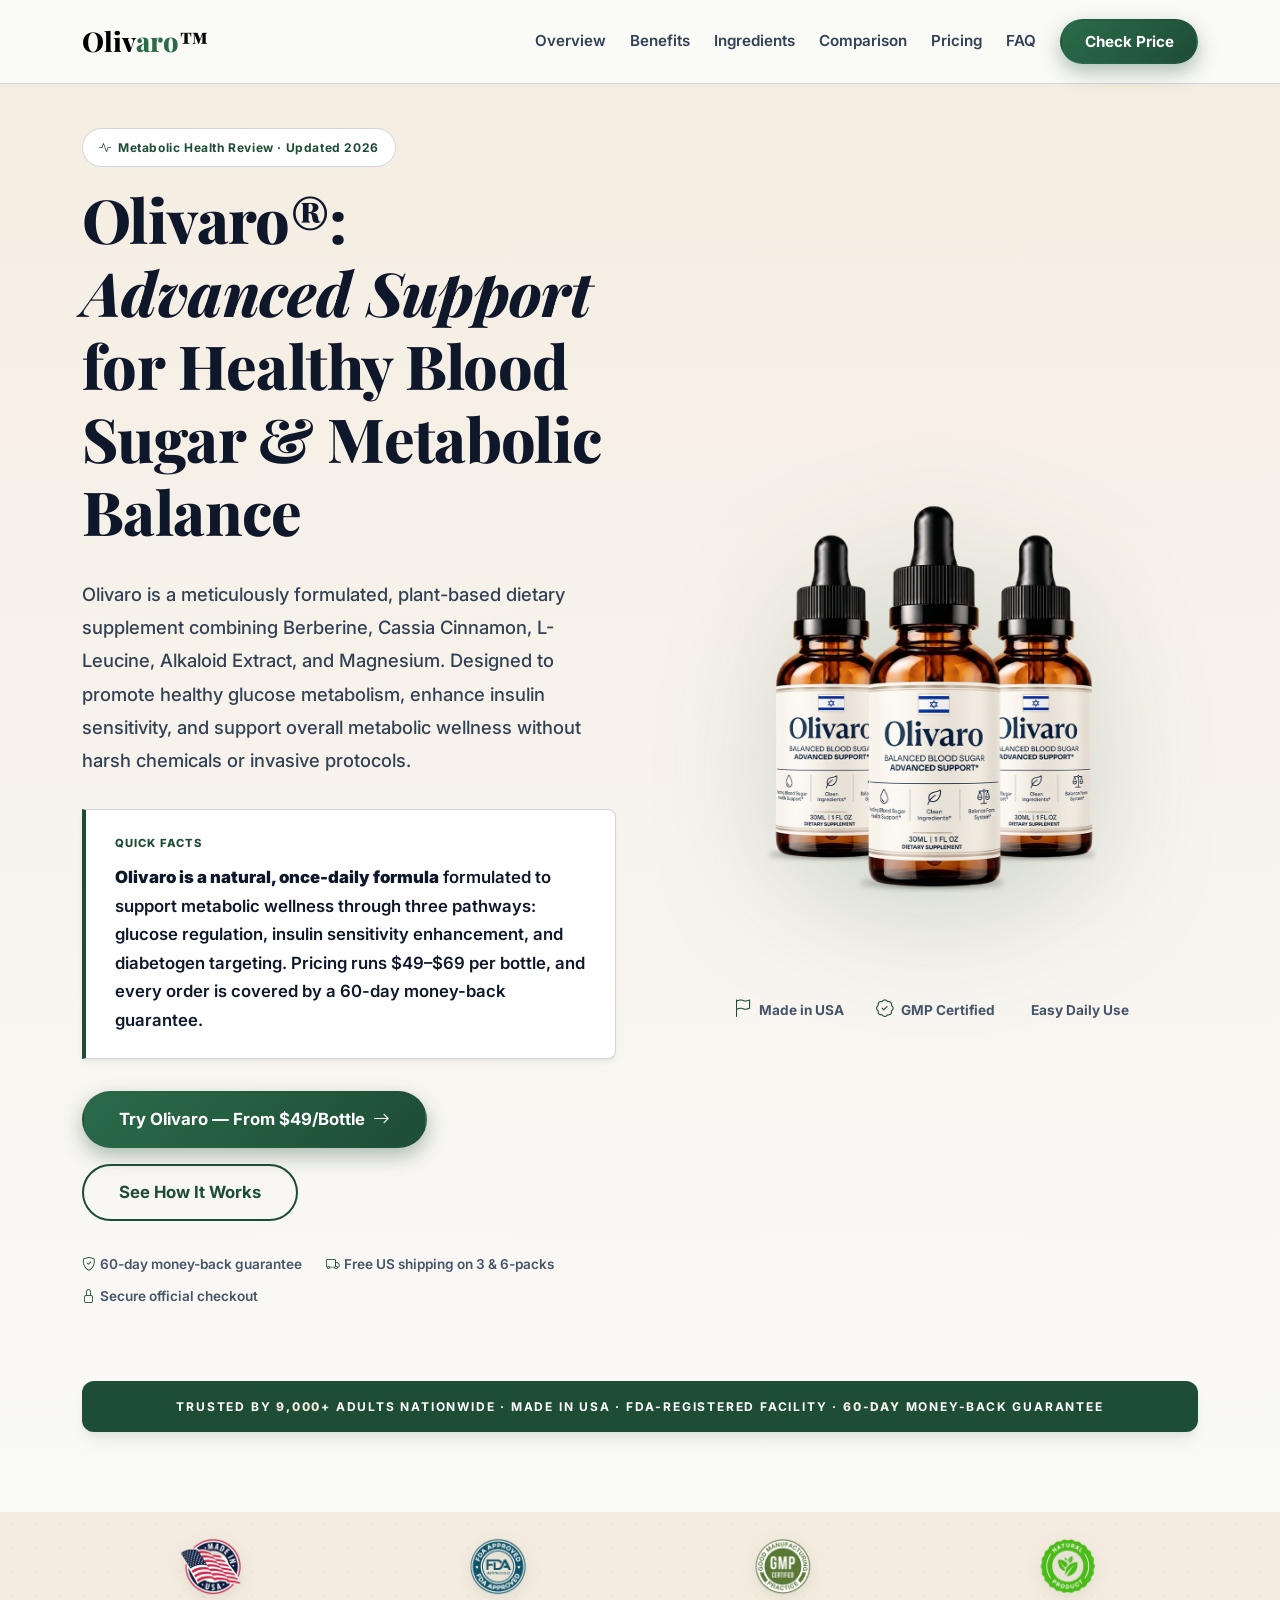
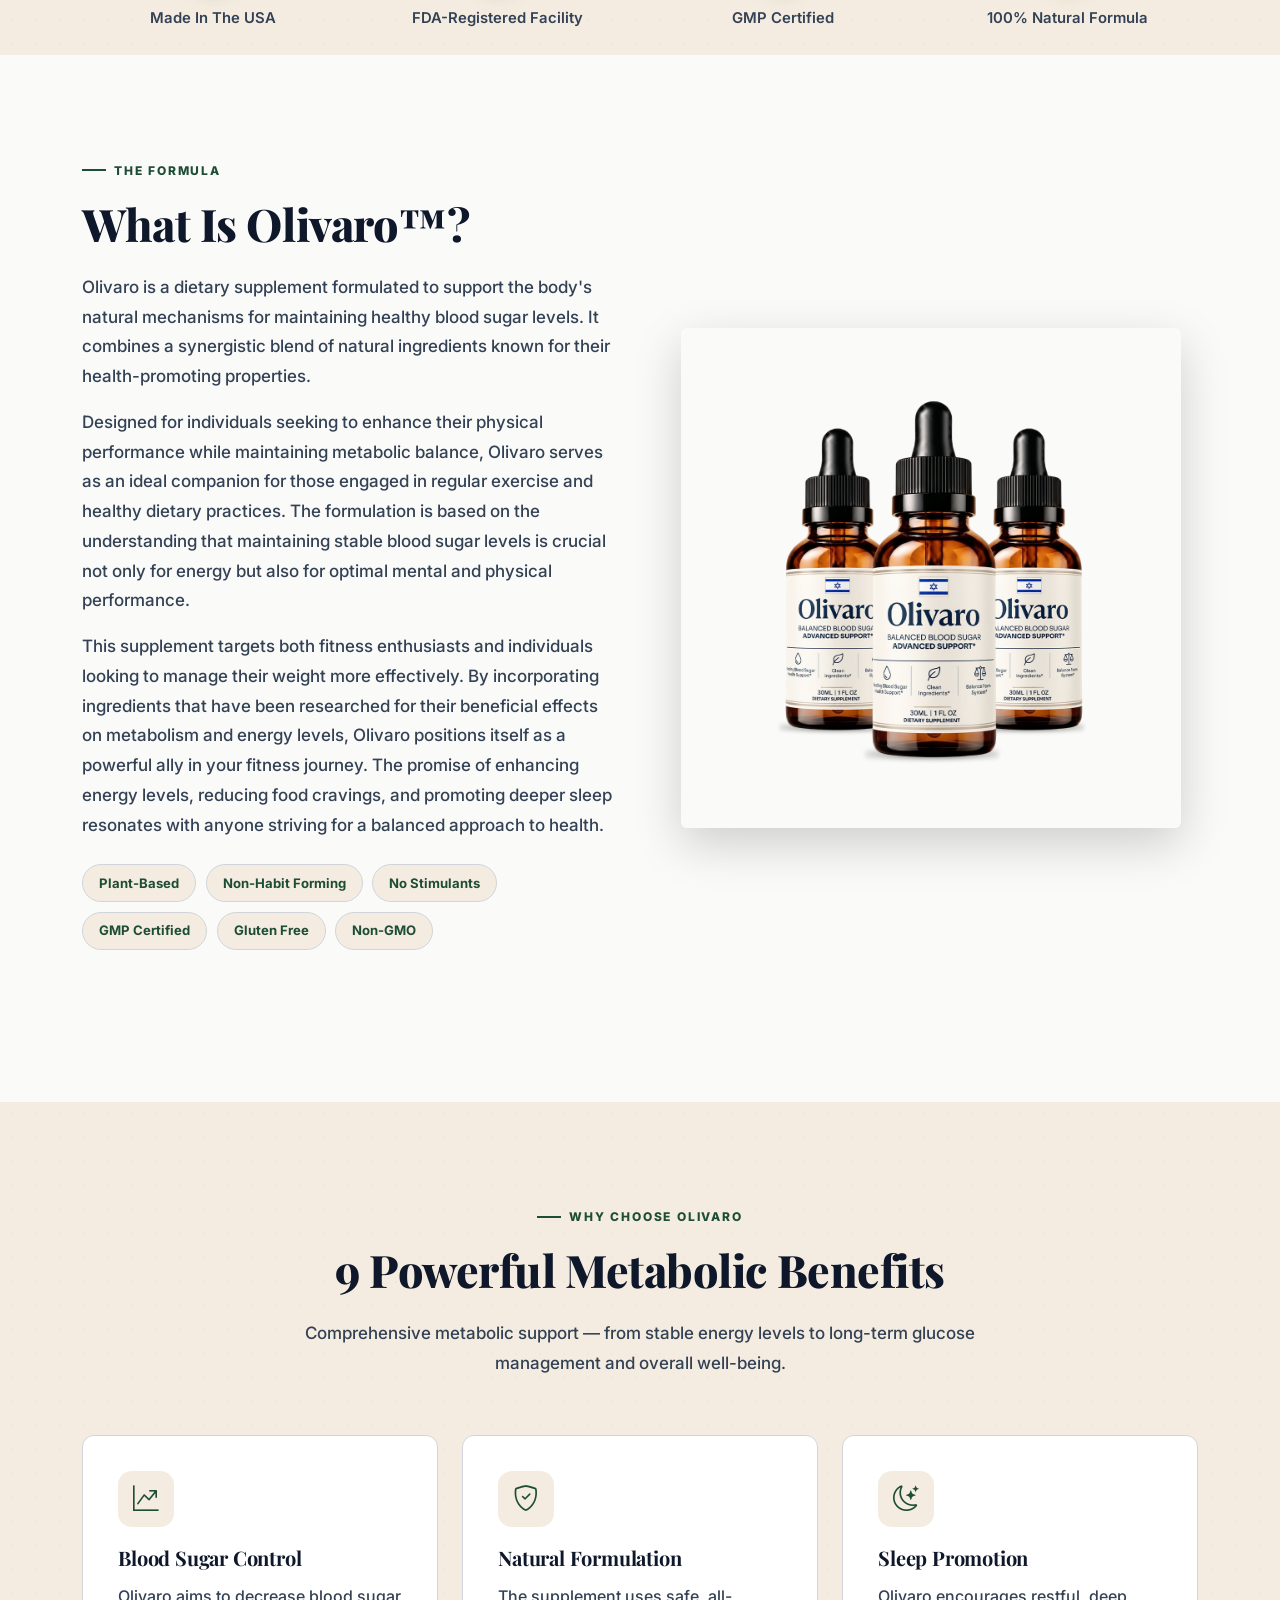
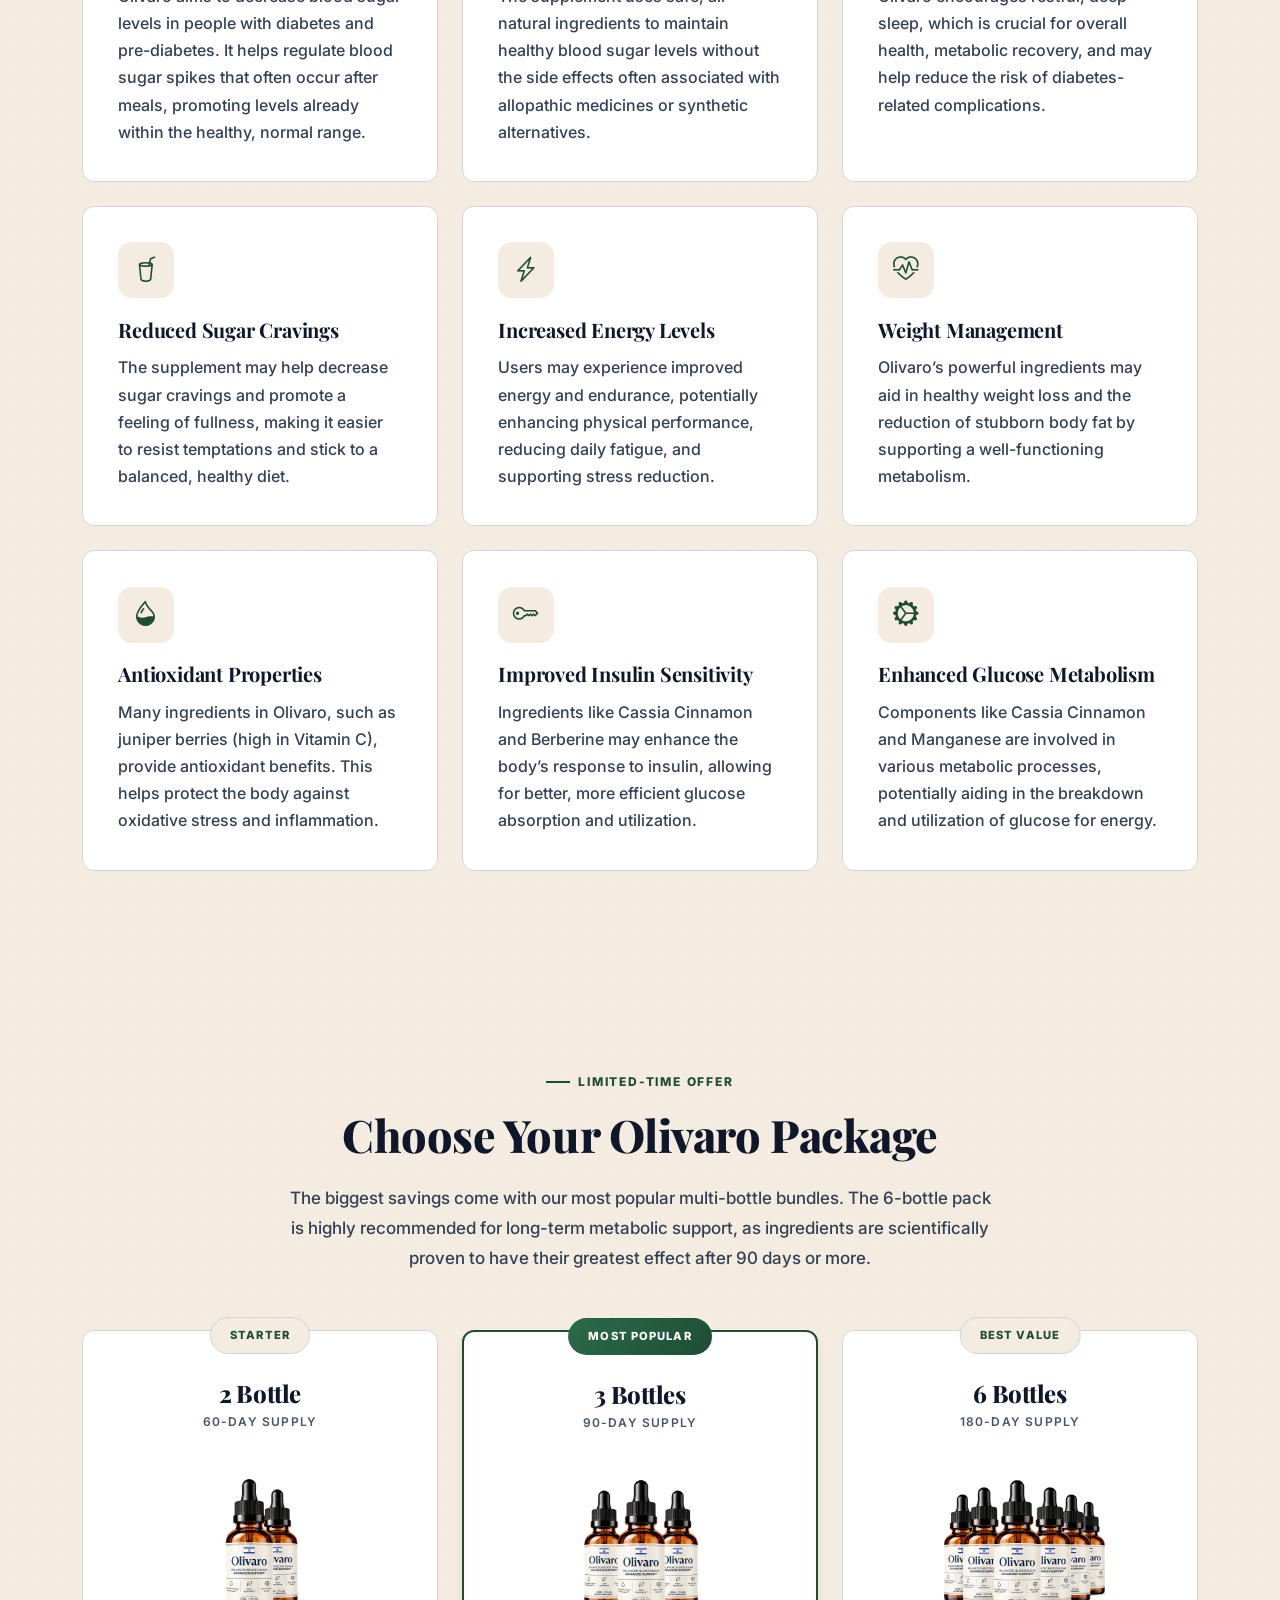
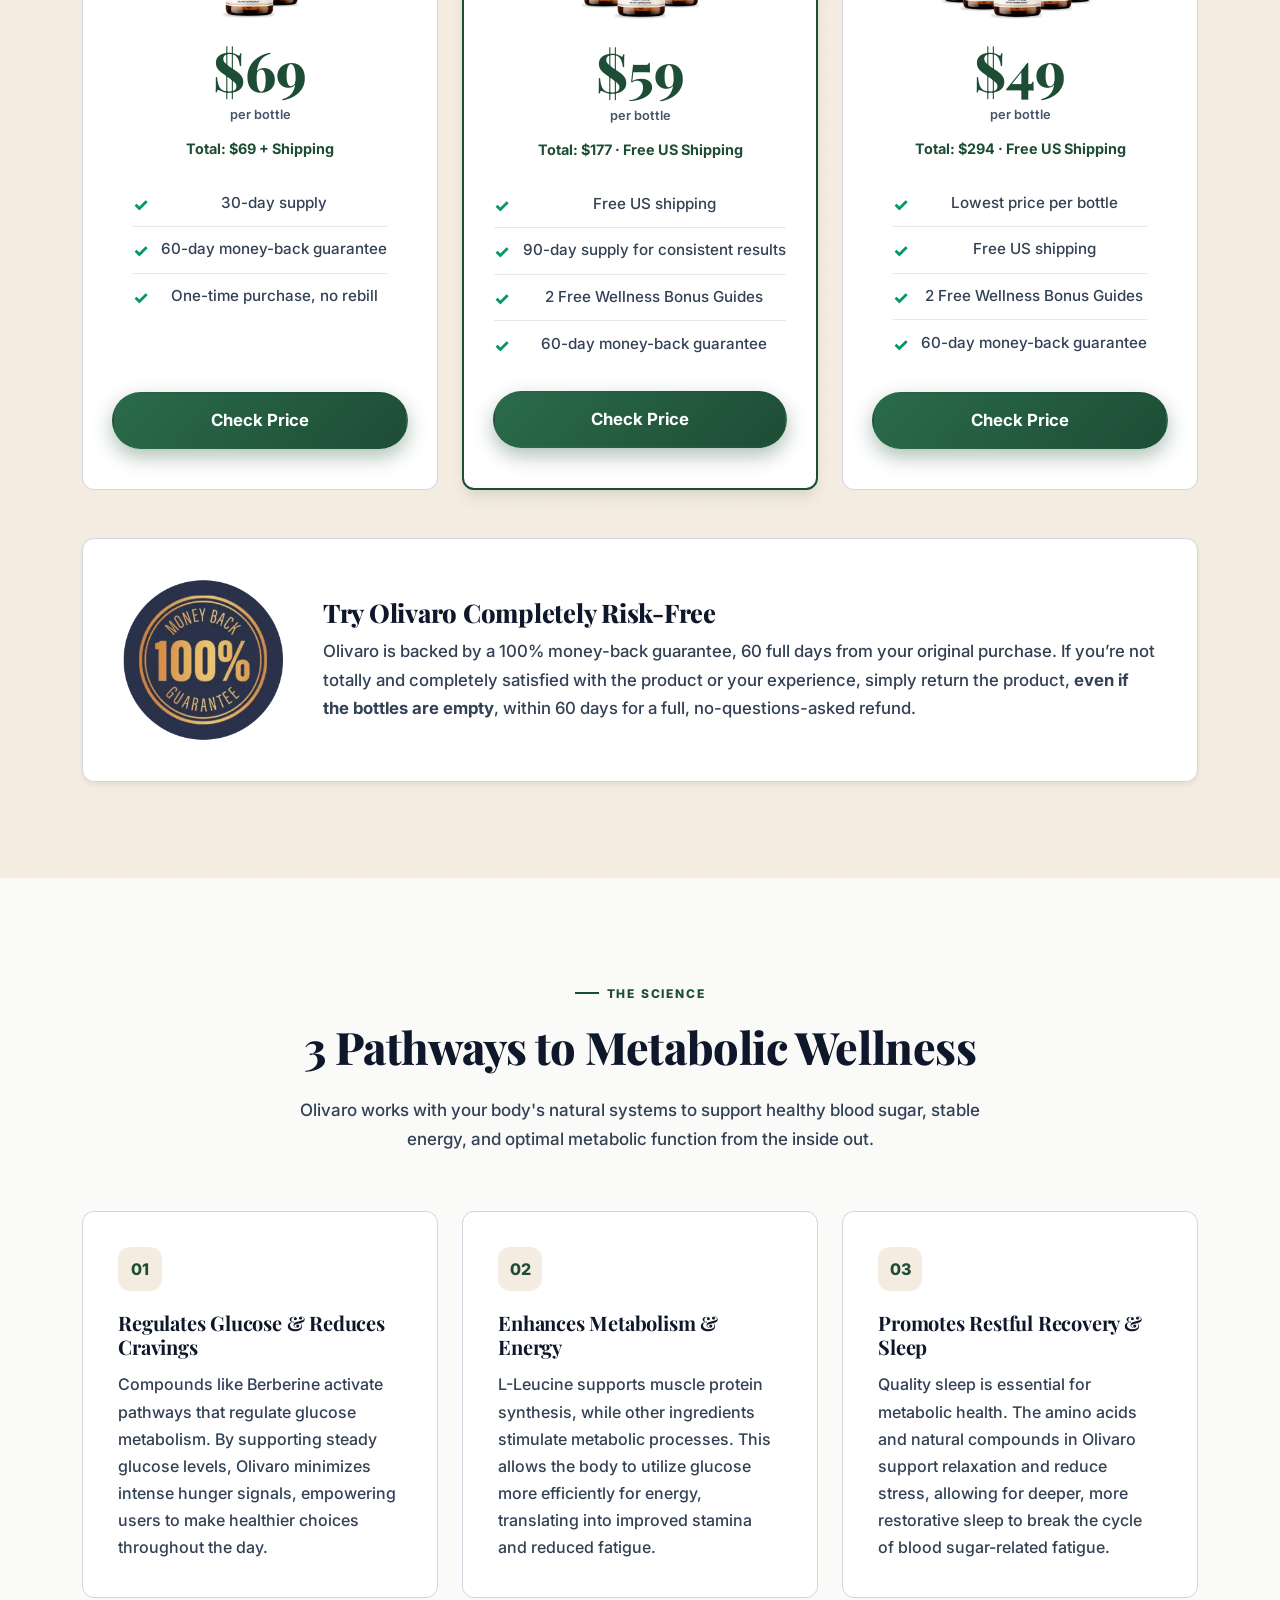
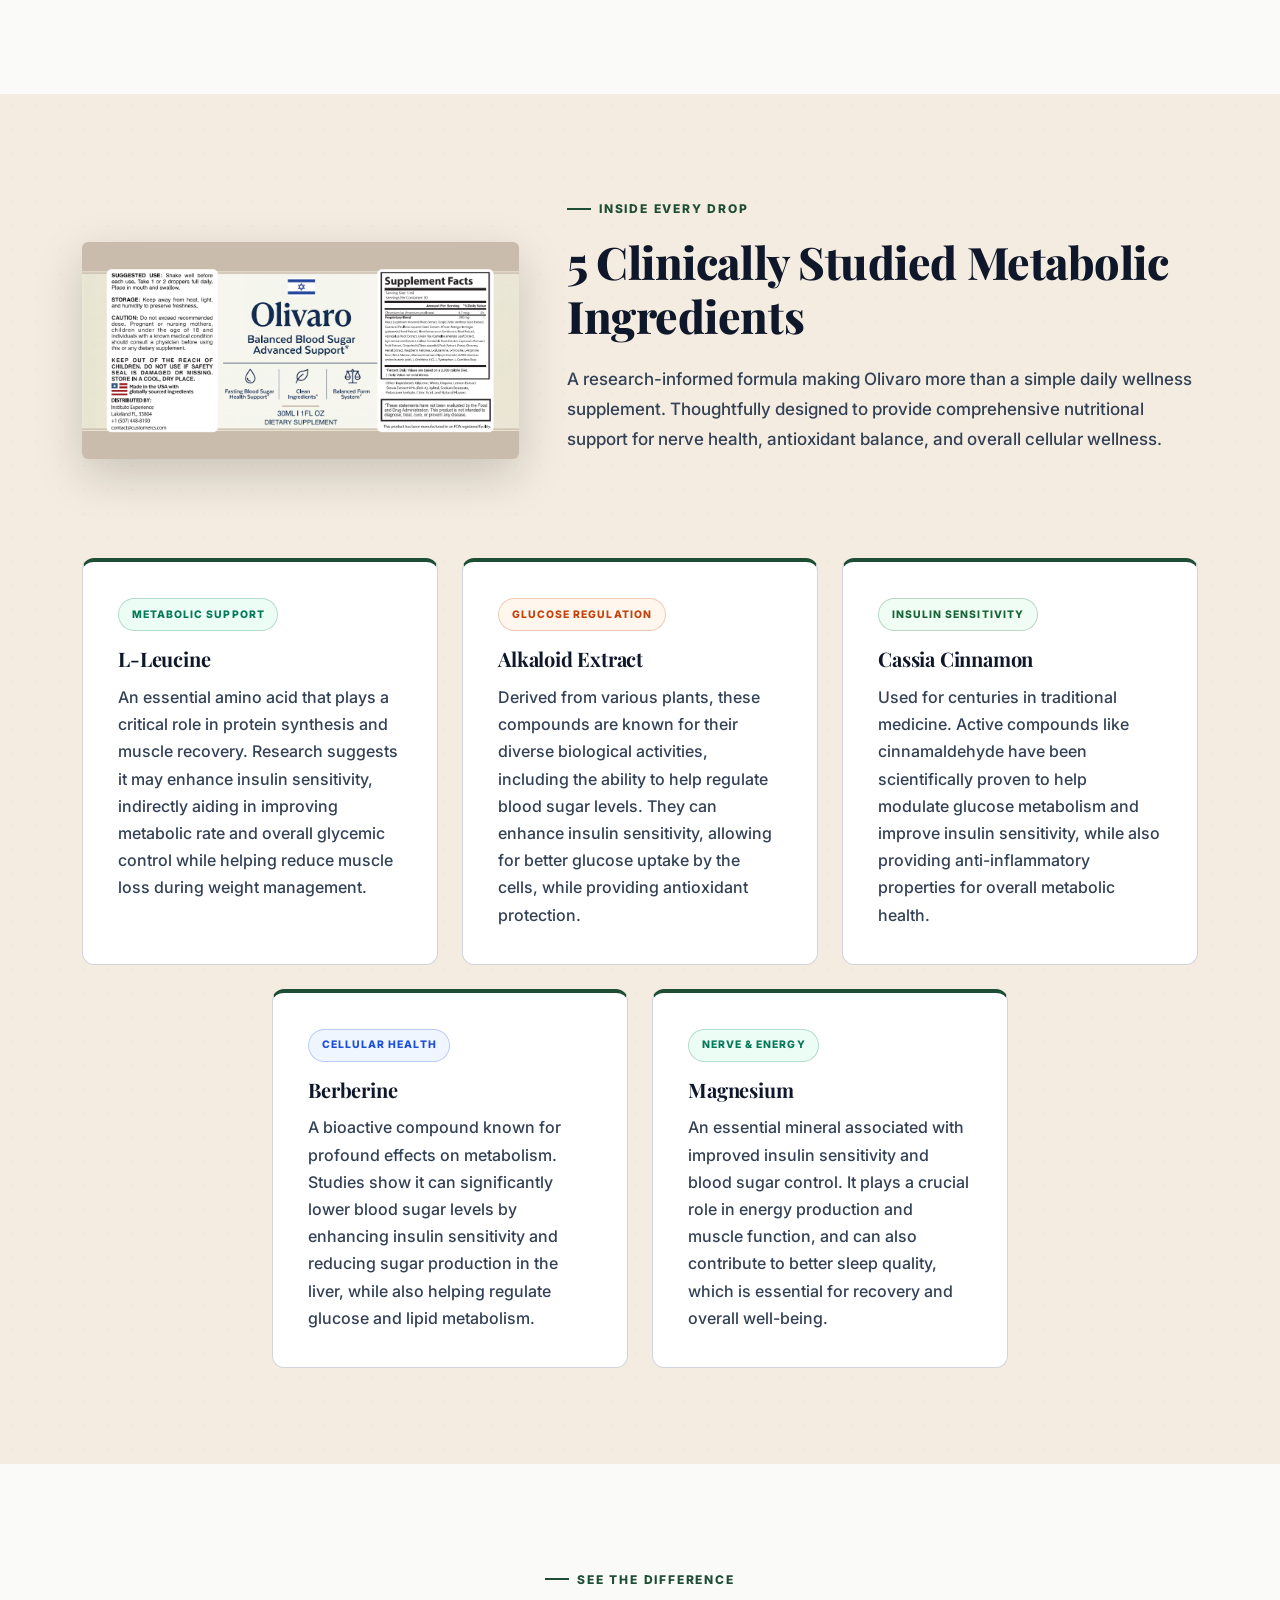
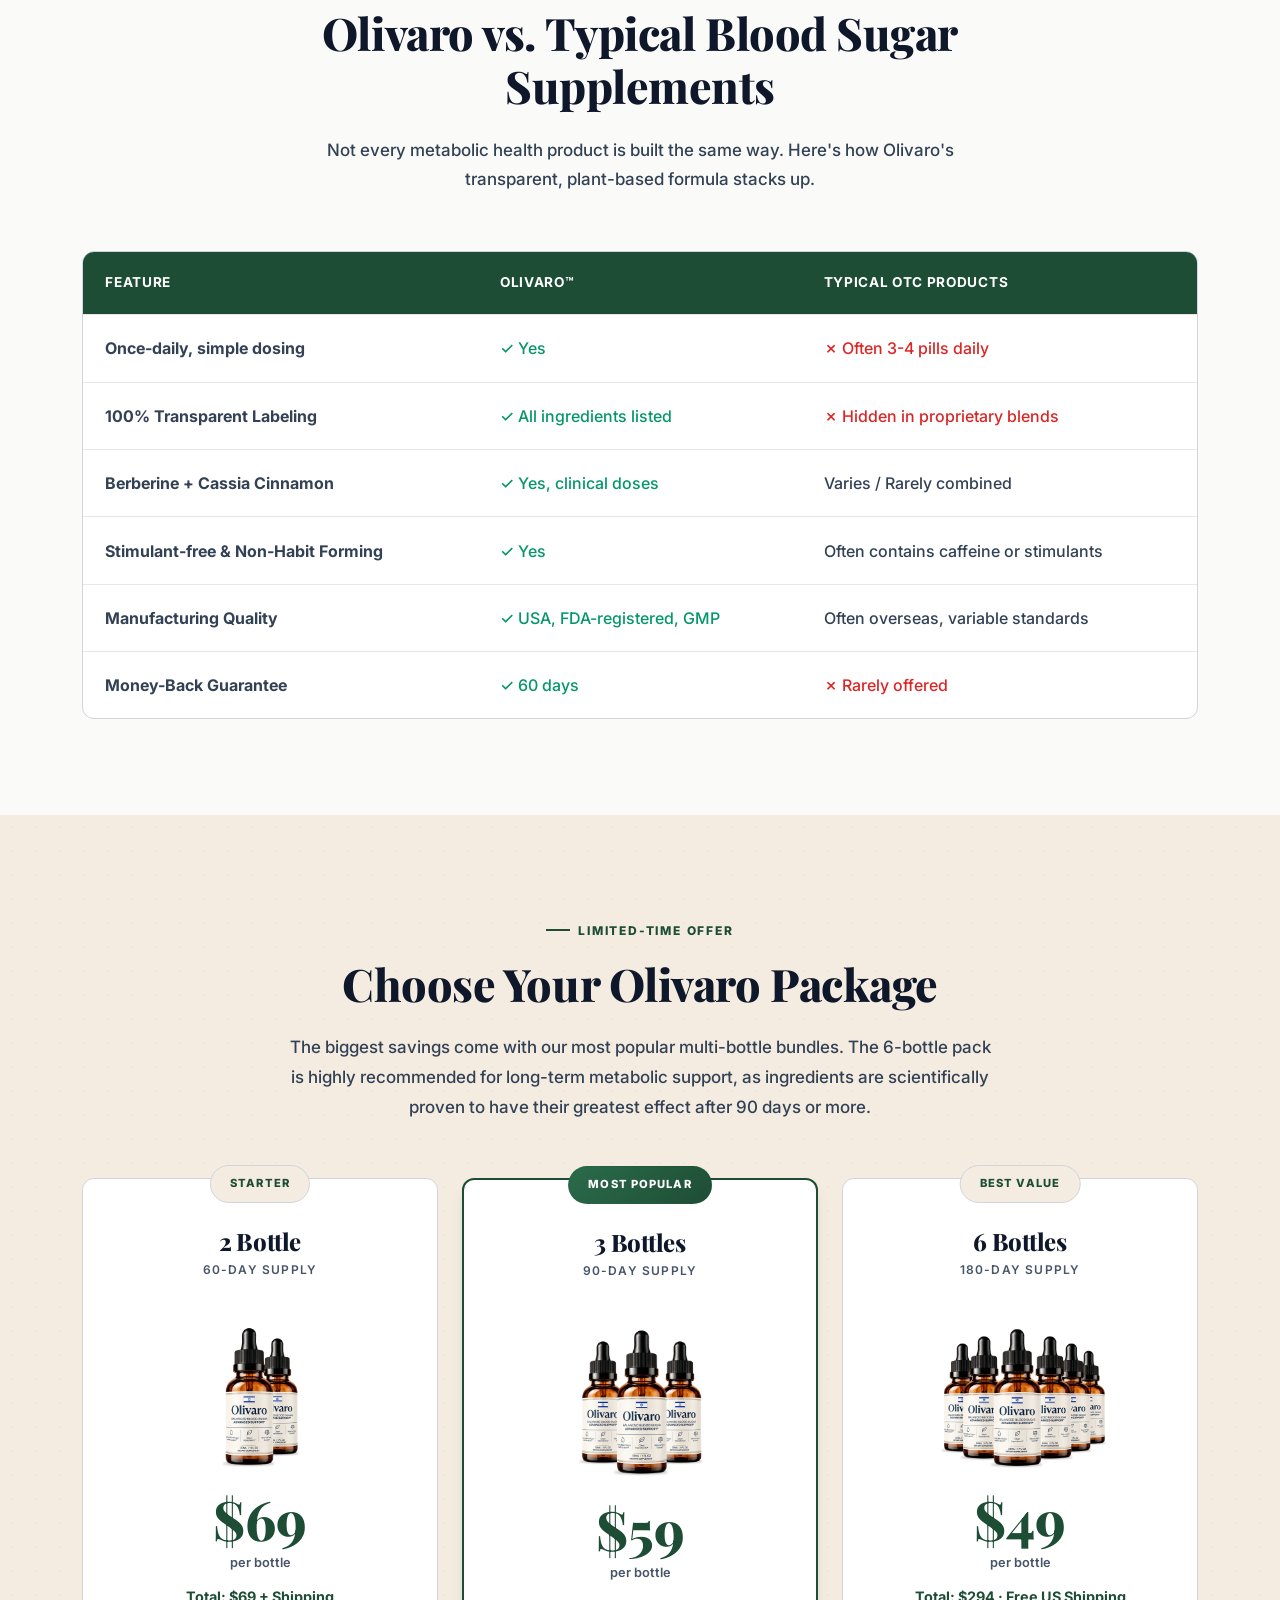
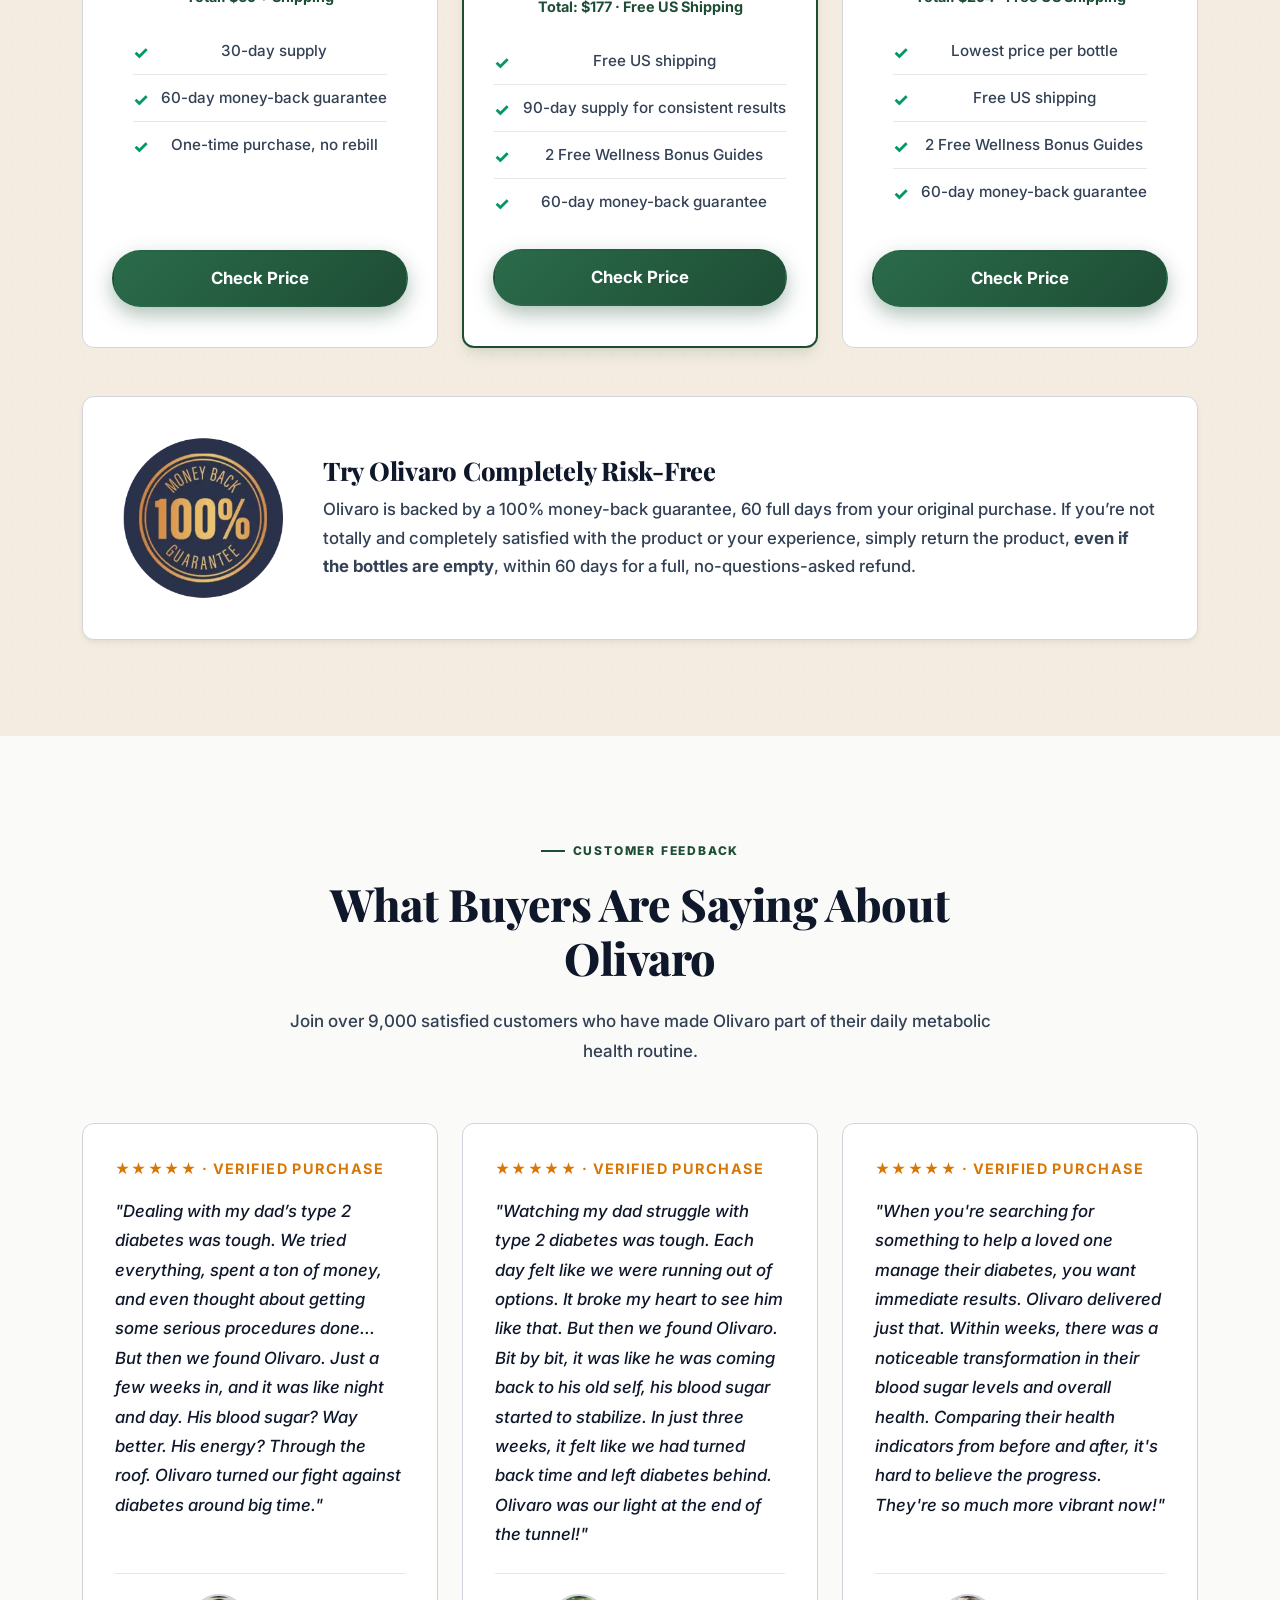
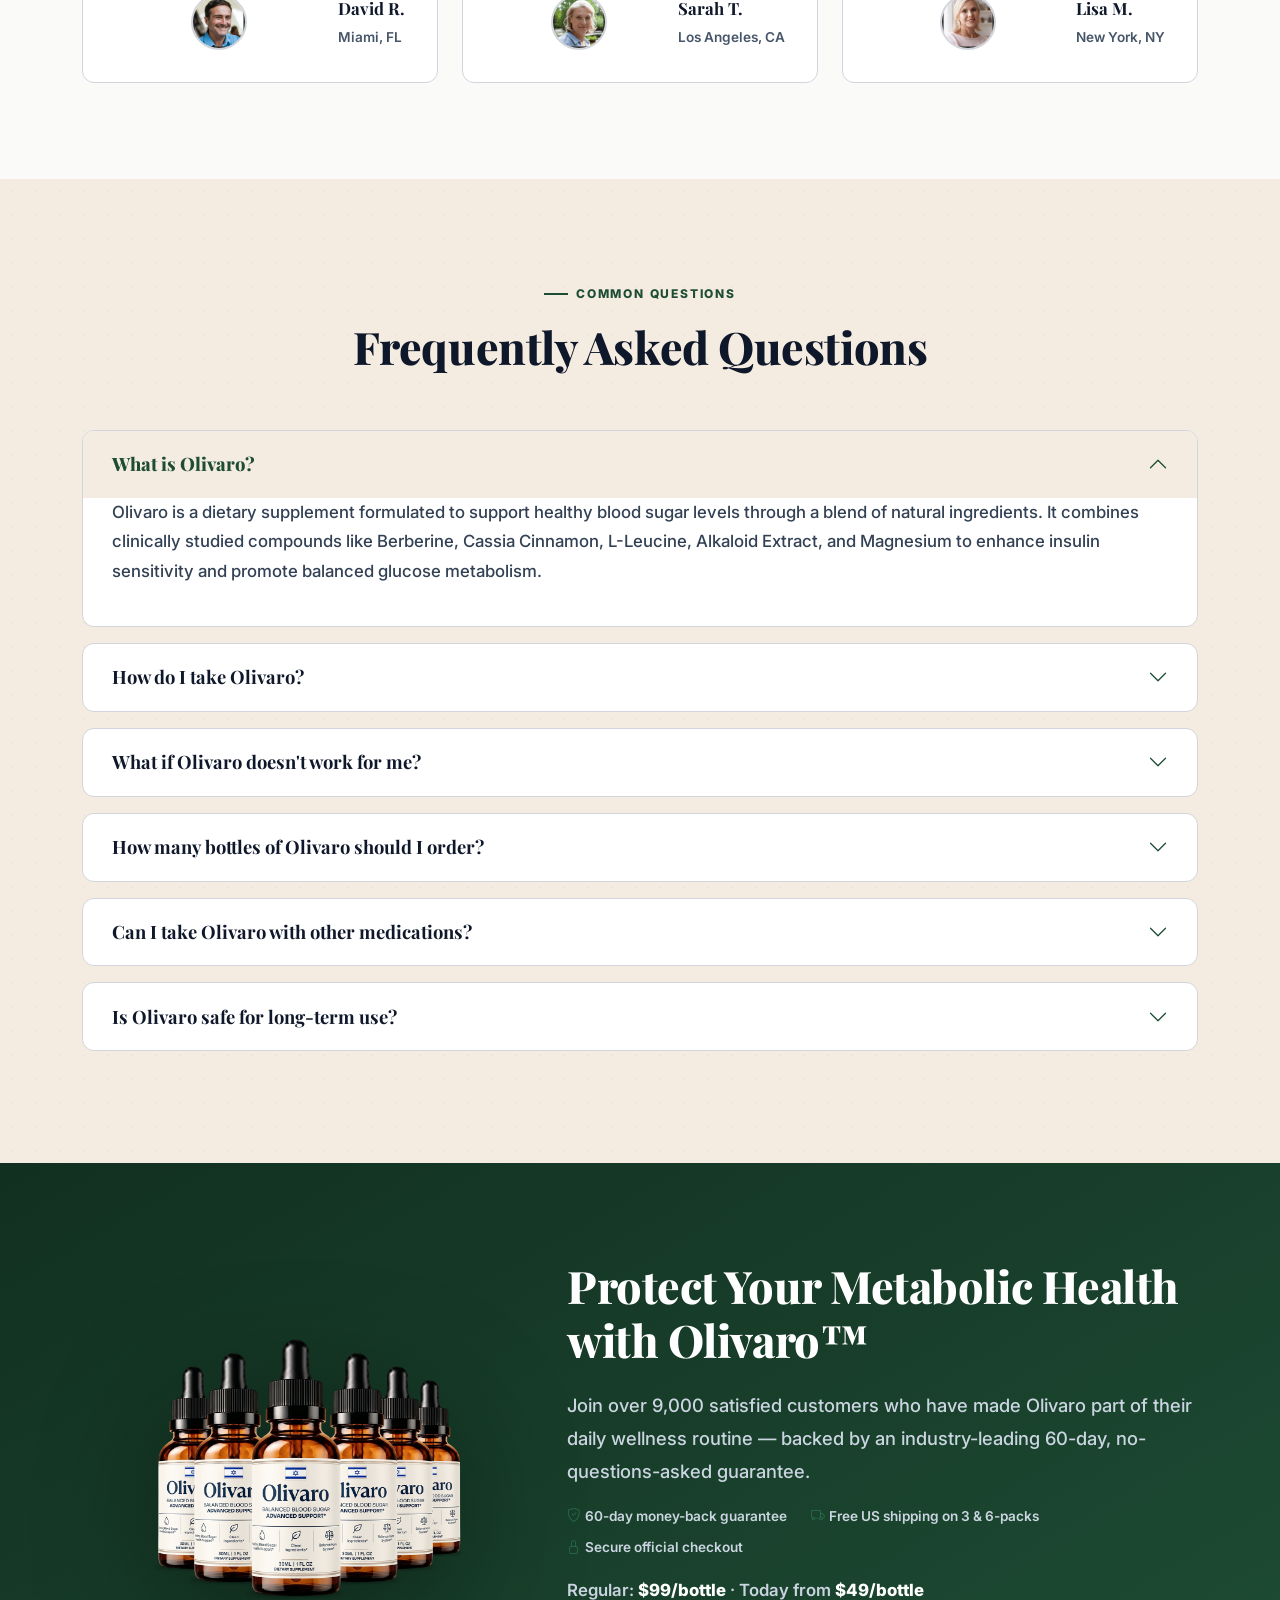
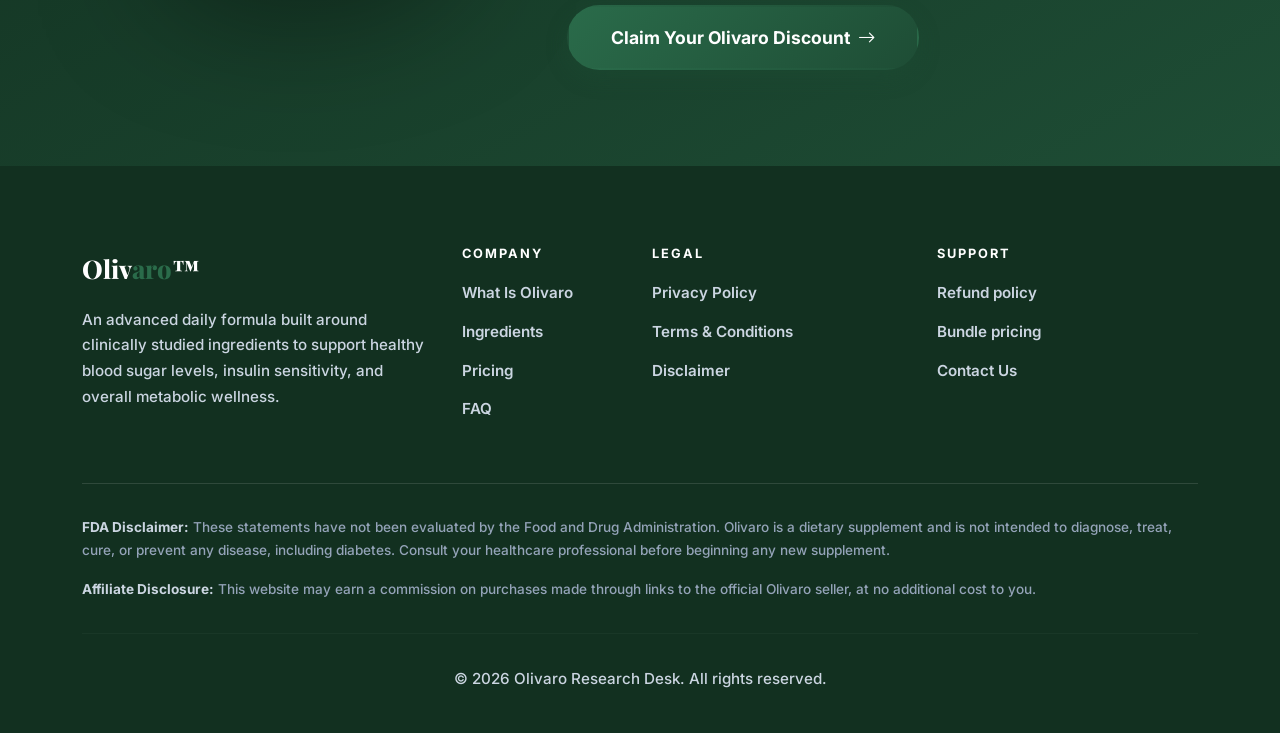
<file: index.html>
<!DOCTYPE html>
<html lang="en">
<head>
<meta charset="UTF-8">
<meta name="viewport" content="width=device-width, initial-scale=1.0">
<meta http-equiv="Content-Language" content="en">
<meta name="language" content="English">

<!-- 🎯 SEO: Optimized Title (58 chars - prevents Google truncation) -->
<title>Olivaro™ Review 2026: Natural Blood Sugar Support Formula</title>

<!-- 🎯 SEO: Optimized Description (156 chars - fits perfectly in SERPs) -->
<meta name="description" content="Independent Olivaro review 2026: Natural blood sugar support with Berberine, Cassia Cinnamon & L-Leucine. Enhance insulin sensitivity & glucose metabolism. 60-day guarantee.">

<!-- 🔑 High-Intent Keywords for Google & Bing -->
<meta name="keywords" content="Olivaro review, natural blood sugar support, healthy glucose metabolism, insulin sensitivity supplement, berberine for blood sugar, cassia cinnamon benefits, metabolic health supplement, diabetogen targeting formula">

<!-- 🤖 AEO: Allow AI engines to pull rich, long-form snippets -->
<meta name="robots" content="index, follow, max-image-preview:large, max-snippet:-1, max-video-preview:-1">
<meta name="googlebot" content="index, follow, max-snippet:-1">
<meta name="bingbot" content="index, follow, max-snippet:-1">

<!-- 🏛️ E-E-A-T: Author & Publisher Signals -->
<meta name="author" content="Olivaro Research Desk">
<meta name="publisher" content="Olivaro Health">

<!-- 🔗 Canonical & Domain Consistency -->
<link rel="canonical" href="https://us-olivaro.org/">

<!-- 📱 Open Graph (Facebook, LinkedIn, AI Crawlers) -->
<meta property="og:type" content="article">
<meta property="og:title" content="Olivaro™ Review 2026: Natural Blood Sugar Support Formula">
<meta property="og:description" content="Independent analysis of Olivaro's blood sugar support formula. See ingredient breakdown, pricing, and the 60-day guarantee.">
<meta property="og:image" content="https://us-olivaro.org/images/olivaro-bottle.png">
<meta property="og:image:width" content="1200">
<meta property="og:image:height" content="630">
<meta property="og:image:alt" content="Olivaro Natural Blood Sugar Support Supplement Bottle">
<meta property="og:url" content="https://us-olivaro.org/">
<meta property="og:site_name" content="Olivaro Official Review">
<meta property="og:locale" content="en_US">
<meta property="article:published_time" content="2026-01-15T08:00:00Z">
<meta property="article:modified_time" content="2026-09-27T12:00:00Z">
<meta property="article:section" content="Health & Wellness">
<meta property="article:tag" content="blood sugar support">
<meta property="article:tag" content="insulin sensitivity">
<meta property="article:tag" content="natural supplements">
<meta property="article:tag" content="berberine">

<!-- 🐦 Twitter Card -->
<meta name="twitter:card" content="summary_large_image">
<meta name="twitter:title" content="Olivaro™ Review 2026: Natural Blood Sugar Support Formula">
<meta name="twitter:description" content="Independent Olivaro review: Berberine, Cassia Cinnamon & L-Leucine for healthy glucose metabolism. 60-day guarantee.">
<meta name="twitter:image" content="https://us-olivaro.org/images/olivaro-bottle.png">
<meta name="twitter:image:alt" content="Olivaro Blood Sugar Support Supplement">

<!-- ⚡ Performance: Preconnect & DNS Prefetch -->
<link rel="preconnect" href="https://fonts.googleapis.com">
<link rel="preconnect" href="https://fonts.gstatic.com" crossorigin>
<link rel="dns-prefetch" href="https://fonts.googleapis.com">

<!-- 🎨 Fonts & Styling -->
<link href="https://fonts.googleapis.com/css2?family=Inter:wght@400;500;600;700&family=Playfair+Display:wght@600;700&display=swap" rel="stylesheet">
<link href="https://cdn.jsdelivr.net/npm/bootstrap@5.3.3/dist/css/bootstrap.min.css" rel="stylesheet">
<link rel="stylesheet" href="https://cdn.jsdelivr.net/npm/bootstrap-icons@1.11.3/font/bootstrap-icons.min.css">
<link rel="stylesheet" href="style.css">

<!-- 🧠 AEO-Optimized Structured Data (JSON-LD @graph) -->
<script type="application/ld+json">
{
  "@context": "https://schema.org",
  "@graph": [
    {
      "@type": "WebSite",
      "@id": "https://us-olivaro.org/#website",
      "url": "https://us-olivaro.org/",
      "name": "Olivaro Research Desk",
      "publisher": {"@id": "https://us-olivaro.org/#organization"}
    },
    {
      "@type": "Organization",
      "@id": "https://us-olivaro.org/#organization",
      "name": "Olivaro Research Desk",
      "url": "https://us-olivaro.org/",
      "logo": {
        "@type": "ImageObject",
        "url": "https://us-olivaro.org/images/logo.png",
        "width": 512,
        "height": 512
      },
      "description": "Independent editorial review desk covering natural blood sugar and metabolic health supplements.",
      "contactPoint": {
        "@type": "ContactPoint",
        "contactType": "customer support",
        "email": "support@us-olivaro.org",
        "availableLanguage": "English"
      }
    },
    {
      "@type": "WebPage",
      "@id": "https://us-olivaro.org/#webpage",
      "url": "https://us-olivaro.org/",
      "name": "Olivaro™ Review 2026: Advanced Natural Blood Sugar Support",
      "description": "Independent Olivaro review: Natural blood sugar support formula with Berberine, Cassia Cinnamon & L-Leucine. Promotes healthy glucose metabolism, insulin sensitivity & weight management.",
      "isPartOf": {"@id": "https://us-olivaro.org/#website"},
      "about": {"@id": "https://us-olivaro.org/#product"},
      "datePublished": "2026-01-15",
      "dateModified": "2026-09-27",
      "speakable": {
        "@type": "SpeakableSpecification",
        "cssSelector": ["h1", ".ol-answer", ".ol-lede"]
      }
    },
    {
      "@type": "Product",
      "@id": "https://us-olivaro.org/#product",
      "name": "Olivaro",
      "image": [
        "https://us-olivaro.org/images/olivaro-bottle.png",
        "https://us-olivaro.org/images/olivaro-3.png",
        "https://us-olivaro.org/images/olivaro-6.png"
      ],
      "description": "Advanced natural blood sugar support formula combining Berberine, Cassia Cinnamon, L-Leucine, Alkaloid Extract, and Magnesium to promote healthy glucose metabolism and insulin sensitivity.",
      "brand": {"@type": "Brand", "name": "Olivaro"},
      "sku": "OLIVARO-BS-2026",
      "offers": {
        "@type": "AggregateOffer",
        "priceCurrency": "USD",
        "lowPrice": "49.00",
        "highPrice": "69.00",
        "offerCount": "3",
        "availability": "https://schema.org/InStock",
        "url": "https://us-olivaro.org/#pricing"
      },
      "aggregateRating": {
        "@type": "AggregateRating",
        "ratingValue": "4.8",
        "reviewCount": "9250",
        "bestRating": "5",
        "worstRating": "1"
      }
    },
    {
      "@type": "Article",
      "@id": "https://us-olivaro.org/#article",
      "headline": "Olivaro™ Review 2026: Advanced Natural Blood Sugar Support",
      "description": "Independent analysis of Olivaro's blood sugar support formula, ingredients, pricing, and 60-day guarantee.",
      "image": "https://us-olivaro.org/images/olivaro-bottle.png",
      "author": {"@id": "https://us-olivaro.org/#organization"},
      "publisher": {"@id": "https://us-olivaro.org/#organization"},
      "datePublished": "2026-01-15",
      "dateModified": "2026-09-27",
      "mainEntityOfPage": {"@id": "https://us-olivaro.org/#webpage"},
      "wordCount": 2100,
      "articleSection": "Supplement Reviews",
      "keywords": ["blood sugar support", "insulin sensitivity", "berberine", "cassia cinnamon", "natural supplements"]
    },
    {
      "@type": "FAQPage",
      "mainEntity": [
        {
          "@type": "Question",
          "name": "What is Olivaro and how does it work?",
          "text": "What is Olivaro and how does it work?",
          "acceptedAnswer": {
            "@type": "Answer",
            "text": "Olivaro is a natural dietary supplement formulated to support healthy blood sugar levels already within the normal range. It combines clinically studied ingredients like Berberine, Cassia Cinnamon, and L-Leucine to enhance insulin sensitivity, promote balanced glucose metabolism, and target harmful diabetogens."
          }
        },
        {
          "@type": "Question",
          "name": "Are there any side effects with Olivaro?",
          "text": "Are there any side effects with Olivaro?",
          "acceptedAnswer": {
            "@type": "Answer",
            "text": "Olivaro is made with 100% natural, plant-based ingredients in an FDA-registered, GMP-certified facility. No significant side effects have been reported. However, if you are on prescription blood sugar medication, consult your doctor before starting."
          }
        },
        {
          "@type": "Question",
          "name": "How much does Olivaro cost?",
          "text": "How much does Olivaro cost?",
          "acceptedAnswer": {
            "@type": "Answer",
            "text": "Olivaro is available in three packages. A single bottle is $69, a 3-bottle pack is $59/bottle ($177 total), and the best-value 6-bottle pack is $49/bottle ($294 total) with free US shipping."
          }
        },
        {
          "@type": "Question",
          "name": "Does Olivaro have a money-back guarantee?",
          "text": "Does Olivaro have a money-back guarantee?",
          "acceptedAnswer": {
            "@type": "Answer",
            "text": "Yes. Every order is protected by a 60-day, no-questions-asked money-back guarantee. If you are not satisfied, you can request a full refund within 60 days of your purchase, even on empty bottles."
          }
        }
      ]
    }
  ]
}
</script>

<!-- 🗺️ Sitemap Reference for Discoverability -->
<link rel="sitemap" type="application/xml" href="/sitemap.xml">
</head>
<body>

<a href="#main-content" class="ol-skip">Skip to main content</a>

<nav class="navbar navbar-expand-lg ol-nav fixed-top" id="olNav">
  <div class="container">
    <a class="navbar-brand" href="#top">
      <span class="ol-logo">Oliv<em>aro</em>™</span>
    </a>
    <button class="navbar-toggler" type="button" data-bs-toggle="collapse" data-bs-target="#olNavCollapse" aria-controls="olNavCollapse" aria-expanded="false" aria-label="Toggle navigation">
      <span class="navbar-toggler-icon"></span>
    </button>
    <div class="collapse navbar-collapse" id="olNavCollapse">
      <ul class="navbar-nav ms-auto align-items-lg-center gap-2">
        <li class="nav-item"><a class="nav-link" href="#what-is">Overview</a></li>
        <li class="nav-item"><a class="nav-link" href="#benefits">Benefits</a></li>
        <li class="nav-item"><a class="nav-link" href="#ingredients">Ingredients</a></li>
        <li class="nav-item"><a class="nav-link" href="#comparison">Comparison</a></li>
        <li class="nav-item"><a class="nav-link" href="#pricing">Pricing</a></li>
        <li class="nav-item"><a class="nav-link" href="#faq">FAQ</a></li>
        <li class="nav-item ms-lg-2">
          <a href="#" class="ol-btn ol-btn--primary ol-btn--sm order-btn" data-cta="nav">Check Price</a>
        </li>
      </ul>
    </div>
  </div>
</nav>

<main id="main-content">
<!-- HERO -->
<section class="ol-hero" id="top">
  <div class="container">
    <div class="row align-items-center g-5">
      <div class="col-lg-6">
        <span class="ol-pill"><i class="bi bi-activity"></i> Metabolic Health Review · Updated 2026</span>
        <h1 class="mt-3">Olivaro®: <em>Advanced Support</em> for Healthy Blood Sugar & Metabolic Balance</h1>
        <p class="ol-lede mt-3">Olivaro is a meticulously formulated, plant-based dietary supplement combining Berberine, Cassia Cinnamon, L-Leucine, Alkaloid Extract, and Magnesium. Designed to promote healthy glucose metabolism, enhance insulin sensitivity, and support overall metabolic wellness without harsh chemicals or invasive protocols.</p>

        <div class="ol-answer">
          <span class="ol-answer__tag">Quick Facts</span>
          <p><strong>Olivaro is a natural, once-daily formula</strong> formulated to support metabolic wellness through three pathways: glucose regulation, insulin sensitivity enhancement, and diabetogen targeting. Pricing runs $49–$69 per bottle, and every order is covered by a 60-day money-back guarantee.</p>
        </div>

        <div class="ol-hero__cta">
          <a href="#" class="ol-btn ol-btn--primary order-btn" data-cta="hero">Try Olivaro — From $49/Bottle <i class="bi bi-arrow-right"></i></a>
          <a href="#how-it-works" class="ol-btn ol-btn--ghost">See How It Works</a>
        </div>
        <p class="ol-cta-micro">
          <span><i class="bi bi-shield-check"></i>60-day money-back guarantee</span>
          <span><i class="bi bi-truck"></i>Free US shipping on 3 & 6-packs</span>
          <span><i class="bi bi-lock"></i>Secure official checkout</span>
        </p>
      </div>
      <div class="col-lg-6 text-center">
        <img src="images/3.png" alt="Olivaro natural blood sugar support supplement bottle" class="ol-hero__img" width="560" height="700" loading="eager" fetchpriority="high">
        <div class="ol-hero-badges">
          <div><i class="bi bi-flag"></i> Made in USA</div>
          <div><i class="bi bi-patch-check"></i> GMP Certified</div>
          <div><i class="bi bi-drops"></i> Easy Daily Use</div>
        </div>
      </div>
    </div>
    <div class="ol-ribbon">Trusted by <b>9,000+</b> adults nationwide · Made in USA · FDA-registered facility · <b>60-day</b> money-back guarantee</div>
  </div>
</section>

<!-- TRUST STRIP -->
<section class="ol-sec ol-sec--alt py-4">
  <div class="container">
    <div class="row g-4 text-center">
      <div class="col-md-3 col-6">
        <img src="images/badge-usa.png" alt="Made in USA" class="ol-badge-img" width="104" height="104" loading="lazy">
        <p class="mt-2 mb-0 fw-semibold small">Made In The USA</p>
      </div>
      <div class="col-md-3 col-6">
        <img src="images/badge-fda.png" alt="FDA-Registered Facility" class="ol-badge-img" width="104" height="104" loading="lazy">
        <p class="mt-2 mb-0 fw-semibold small">FDA-Registered Facility</p>
      </div>
      <div class="col-md-3 col-6">
        <img src="images/badge-gmp.png" alt="GMP Certified" class="ol-badge-img" width="104" height="104" loading="lazy">
        <p class="mt-2 mb-0 fw-semibold small">GMP Certified</p>
      </div>
      <div class="col-md-3 col-6">
        <img src="images/badge-natural.png" alt="Naturally Sourced" class="ol-badge-img" width="104" height="104" loading="lazy">
        <p class="mt-2 mb-0 fw-semibold small">100% Natural Formula</p>
      </div>
    </div>
  </div>
</section>

<!-- WHAT IS -->
<section class="ol-sec" id="what-is">
  <div class="container">
    <div class="row align-items-center g-5">
      <div class="col-lg-6">
        <div class="ol-head">
          <span class="ol-eyebrow">The Formula</span>
          <h2 id="what-is-olivaro">What Is Olivaro™?</h2>
          <p class="mt-3">Olivaro is a dietary supplement formulated to support the body's natural mechanisms for maintaining healthy blood sugar levels. It combines a synergistic blend of natural ingredients known for their health-promoting properties.</p>
          <p>Designed for individuals seeking to enhance their physical performance while maintaining metabolic balance, Olivaro serves as an ideal companion for those engaged in regular exercise and healthy dietary practices. The formulation is based on the understanding that maintaining stable blood sugar levels is crucial not only for energy but also for optimal mental and physical performance.</p>
          <p>This supplement targets both fitness enthusiasts and individuals looking to manage their weight more effectively. By incorporating ingredients that have been researched for their beneficial effects on metabolism and energy levels, Olivaro positions itself as a powerful ally in your fitness journey. The promise of enhancing energy levels, reducing food cravings, and promoting deeper sleep resonates with anyone striving for a balanced approach to health.</p>
          <div class="ol-trust-chips mt-4">
            <span class="ol-chip">Plant-Based</span>
            <span class="ol-chip">Non-Habit Forming</span>
            <span class="ol-chip">No Stimulants</span>
            <span class="ol-chip">GMP Certified</span>
            <span class="ol-chip">Gluten Free</span>
            <span class="ol-chip">Non-GMO</span>
          </div>
        </div>
      </div>
      <div class="col-lg-6 text-center">
        <img src="images/3.png" alt="Healthy adult maintaining metabolic balance with Olivaro" class="ol-section-img rounded shadow-lg" width="500" height="400" loading="lazy">
      </div>
    </div>
  </div>
</section>

<!-- BENEFITS -->
<section class="ol-sec ol-sec--alt" id="benefits">
  <div class="container">
    <div class="ol-head ol-head--c">
      <span class="ol-eyebrow ol-eyebrow--c">Why Choose Olivaro</span>
      <h2>9 Powerful Metabolic Benefits</h2>
      <p class="mt-3">Comprehensive metabolic support — from stable energy levels to long-term glucose management and overall well-being.</p>
    </div>
    <div class="row g-4">
      <div class="col-md-6 col-lg-4">
        <div class="ol-card h-100">
          <div class="ol-card__icon"><i class="bi bi-graph-up-arrow"></i></div>
          <h3>Blood Sugar Control</h3>
          <p>Olivaro aims to decrease blood sugar levels in people with diabetes and pre-diabetes. It helps regulate blood sugar spikes that often occur after meals, promoting levels already within the healthy, normal range.</p>
        </div>
      </div>
      <div class="col-md-6 col-lg-4">
        <div class="ol-card h-100">
          <div class="ol-card__icon"><i class="bi bi-shield-check"></i></div>
          <h3>Natural Formulation</h3>
          <p>The supplement uses safe, all-natural ingredients to maintain healthy blood sugar levels without the side effects often associated with allopathic medicines or synthetic alternatives.</p>
        </div>
      </div>
      <div class="col-md-6 col-lg-4">
        <div class="ol-card h-100">
          <div class="ol-card__icon"><i class="bi bi-moon-stars"></i></div>
          <h3>Sleep Promotion</h3>
          <p>Olivaro encourages restful, deep sleep, which is crucial for overall health, metabolic recovery, and may help reduce the risk of diabetes-related complications.</p>
        </div>
      </div>
      <div class="col-md-6 col-lg-4">
        <div class="ol-card h-100">
          <div class="ol-card__icon"><i class="bi bi-cup-straw"></i></div>
          <h3>Reduced Sugar Cravings</h3>
          <p>The supplement may help decrease sugar cravings and promote a feeling of fullness, making it easier to resist temptations and stick to a balanced, healthy diet.</p>
        </div>
      </div>
      <div class="col-md-6 col-lg-4">
        <div class="ol-card h-100">
          <div class="ol-card__icon"><i class="bi bi-lightning-charge"></i></div>
          <h3>Increased Energy Levels</h3>
          <p>Users may experience improved energy and endurance, potentially enhancing physical performance, reducing daily fatigue, and supporting stress reduction.</p>
        </div>
      </div>
      <div class="col-md-6 col-lg-4">
        <div class="ol-card h-100">
          <div class="ol-card__icon"><i class="bi bi-heart-pulse"></i></div>
          <h3>Weight Management</h3>
          <p>Olivaro’s powerful ingredients may aid in healthy weight loss and the reduction of stubborn body fat by supporting a well-functioning metabolism.</p>
        </div>
      </div>
      <div class="col-md-6 col-lg-4">
        <div class="ol-card h-100">
          <div class="ol-card__icon"><i class="bi bi-droplet-half"></i></div>
          <h3>Antioxidant Properties</h3>
          <p>Many ingredients in Olivaro, such as juniper berries (high in Vitamin C), provide antioxidant benefits. This helps protect the body against oxidative stress and inflammation.</p>
        </div>
      </div>
      <div class="col-md-6 col-lg-4">
        <div class="ol-card h-100">
          <div class="ol-card__icon"><i class="bi bi-key"></i></div>
          <h3>Improved Insulin Sensitivity</h3>
          <p>Ingredients like Cassia Cinnamon and Berberine may enhance the body’s response to insulin, allowing for better, more efficient glucose absorption and utilization.</p>
        </div>
      </div>
      <div class="col-md-6 col-lg-4">
        <div class="ol-card h-100">
          <div class="ol-card__icon"><i class="bi bi-gear-wide-connected"></i></div>
          <h3>Enhanced Glucose Metabolism</h3>
          <p>Components like Cassia Cinnamon and Manganese are involved in various metabolic processes, potentially aiding in the breakdown and utilization of glucose for energy.</p>
        </div>
      </div>
    </div>
  </div>
</section>
<!-- PRICING -->
<section class="ol-sec ol-sec--alt" id="pricing">
  <div class="container">
    <div class="ol-head ol-head--c">
      <span class="ol-eyebrow ol-eyebrow--c">Limited-Time Offer</span>
      <h2 id="olivaro-pricing">Choose Your Olivaro Package</h2>
      <p class="mt-3">The biggest savings come with our most popular multi-bottle bundles. The 6-bottle pack is highly recommended for long-term metabolic support, as ingredients are scientifically proven to have their greatest effect after 90 days or more.</p>
    </div>

    <div class="row g-4">
      <div class="col-lg-4">
        <div class="ol-pack">
          <span class="ol-pack__tag">Starter</span>
          <h3>2 Bottle</h3>
          <p class="ol-pack__sub">60-Day Supply</p>
          <img src="images/2.png" alt="2 Bottle of Olivaro" loading="lazy" width="192" height="192">
          <div class="ol-pack__price"><b>$69</b><span>per bottle</span></div>
          <p class="ol-pack__tot">Total: $69 + Shipping</p>
          <ul>
            <li>30-day supply</li>
            <li>60-day money-back guarantee</li>
            <li>One-time purchase, no rebill</li>
          </ul>
          <a href="#" class="ol-btn ol-btn--primary ol-btn--full order-btn" data-cta="pricing-1">Check Price</a>
        </div>
      </div>
      <div class="col-lg-4">
        <div class="ol-pack ol-pack--best">
          <span class="ol-pack__tag">Most Popular</span>
          <h3>3 Bottles</h3>
          <p class="ol-pack__sub">90-Day Supply</p>
          <img src="images/3.png" alt="3 Bottles of Olivaro" loading="lazy" width="192" height="192">
          <div class="ol-pack__price"><b>$59</b><span>per bottle</span></div>
          <p class="ol-pack__tot">Total: $177 · Free US Shipping</p>
          <ul>
            <li>Free US shipping</li>
            <li>90-day supply for consistent results</li>
            <li>2 Free Wellness Bonus Guides</li>
            <li>60-day money-back guarantee</li>
          </ul>
          <a href="#" class="ol-btn ol-btn--primary ol-btn--full order-btn" data-cta="pricing-3">Check Price</a>
        </div>
      </div>
      <div class="col-lg-4">
        <div class="ol-pack">
          <span class="ol-pack__tag">Best Value</span>
          <h3>6 Bottles</h3>
          <p class="ol-pack__sub">180-Day Supply</p>
          <img src="images/6.png" alt="6 Bottles of Olivaro" loading="lazy" width="192" height="192">
          <div class="ol-pack__price"><b>$49</b><span>per bottle</span></div>
          <p class="ol-pack__tot">Total: $294 · Free US Shipping</p>
          <ul>
            <li>Lowest price per bottle</li>
            <li>Free US shipping</li>
            <li>2 Free Wellness Bonus Guides</li>
            <li>60-day money-back guarantee</li>
          </ul>
          <a href="#" class="ol-btn ol-btn--primary ol-btn--full order-btn" data-cta="pricing-6">Check Price</a>
        </div>
      </div>
    </div>

    <div class="ol-guar mt-5">
      <div class="ol-seal-img">
        <img src="images/money.png" alt="60-Day Money-Back Guarantee" width="160" height="160" loading="lazy">
      </div>
      <div>
        <h3>Try Olivaro Completely Risk-Free</h3>
        <p>Olivaro is backed by a 100% money-back guarantee, 60 full days from your original purchase. If you’re not totally and completely satisfied with the product or your experience, simply return the product, <strong>even if the bottles are empty</strong>, within 60 days for a full, no-questions-asked refund.</p>
      </div>
    </div>
  </div>
</section>

<!-- HOW IT WORKS -->
<section class="ol-sec" id="how-it-works">
  <div class="container">
    <div class="ol-head ol-head--c">
      <span class="ol-eyebrow ol-eyebrow--c">The Science</span>
      <h2 id="how-olivaro-works">3 Pathways to Metabolic Wellness</h2>
      <p class="mt-3">Olivaro works with your body's natural systems to support healthy blood sugar, stable energy, and optimal metabolic function from the inside out.</p>
    </div>
    <div class="row g-4">
      <div class="col-md-4">
        <div class="ol-card h-100">
          <div class="ol-card__n">01</div>
          <h3>Regulates Glucose & Reduces Cravings</h3>
          <p>Compounds like Berberine activate pathways that regulate glucose metabolism. By supporting steady glucose levels, Olivaro minimizes intense hunger signals, empowering users to make healthier choices throughout the day.</p>
        </div>
      </div>
      <div class="col-md-4">
        <div class="ol-card h-100">
          <div class="ol-card__n">02</div>
          <h3>Enhances Metabolism & Energy</h3>
          <p>L-Leucine supports muscle protein synthesis, while other ingredients stimulate metabolic processes. This allows the body to utilize glucose more efficiently for energy, translating into improved stamina and reduced fatigue.</p>
        </div>
      </div>
      <div class="col-md-4">
        <div class="ol-card h-100">
          <div class="ol-card__n">03</div>
          <h3>Promotes Restful Recovery & Sleep</h3>
          <p>Quality sleep is essential for metabolic health. The amino acids and natural compounds in Olivaro support relaxation and reduce stress, allowing for deeper, more restorative sleep to break the cycle of blood sugar-related fatigue.</p>
        </div>
      </div>
    </div>
  </div>
</section>

<!-- INGREDIENTS -->
<section class="ol-sec ol-sec--alt" id="ingredients">
  <div class="container">
    <div class="row align-items-center g-5 mb-5">
      <div class="col-lg-5 text-center">
        <img src="images/fact.png" alt="Olivaro natural blood sugar support ingredients" class="ol-section-img rounded shadow-lg" width="600" height="600" loading="lazy">
      </div>
      <div class="col-lg-7">
        <div class="ol-head">
          <span class="ol-eyebrow">Inside Every Drop</span>
          <h2 id="olivaro-ingredients">5 Clinically Studied Metabolic Ingredients</h2>
          <p class="mt-3">A research-informed formula making Olivaro more than a simple daily wellness supplement. Thoughtfully designed to provide comprehensive nutritional support for nerve health, antioxidant balance, and overall cellular wellness.</p>
        </div>
      </div>
    </div>
    <div class="row g-4 justify-content-center">
      <div class="col-md-6 col-lg-4">
        <div class="ol-card h-100 ol-card--highlight">
          <span class="ol-layer ol-layer--primary">Metabolic Support</span>
          <h3>L-Leucine</h3>
          <p>An essential amino acid that plays a critical role in protein synthesis and muscle recovery. Research suggests it may enhance insulin sensitivity, indirectly aiding in improving metabolic rate and overall glycemic control while helping reduce muscle loss during weight management.</p>
        </div>
      </div>
      <div class="col-md-6 col-lg-4">
        <div class="ol-card h-100 ol-card--highlight">
          <span class="ol-layer ol-layer--secondary">Glucose Regulation</span>
          <h3>Alkaloid Extract</h3>
          <p>Derived from various plants, these compounds are known for their diverse biological activities, including the ability to help regulate blood sugar levels. They can enhance insulin sensitivity, allowing for better glucose uptake by the cells, while providing antioxidant protection.</p>
        </div>
      </div>
      <div class="col-md-6 col-lg-4">
        <div class="ol-card h-100 ol-card--highlight">
          <span class="ol-layer ol-layer--tertiary">Insulin Sensitivity</span>
          <h3>Cassia Cinnamon</h3>
          <p>Used for centuries in traditional medicine. Active compounds like cinnamaldehyde have been scientifically proven to help modulate glucose metabolism and improve insulin sensitivity, while also providing anti-inflammatory properties for overall metabolic health.</p>
        </div>
      </div>
      <div class="col-md-6 col-lg-4">
        <div class="ol-card h-100 ol-card--highlight">
          <span class="ol-layer ol-layer--quaternary">Cellular Health</span>
          <h3>Berberine</h3>
          <p>A bioactive compound known for profound effects on metabolism. Studies show it can significantly lower blood sugar levels by enhancing insulin sensitivity and reducing sugar production in the liver, while also helping regulate glucose and lipid metabolism.</p>
        </div>
      </div>
      <div class="col-md-6 col-lg-4">
        <div class="ol-card h-100 ol-card--highlight">
          <span class="ol-layer ol-layer--primary">Nerve & Energy</span>
          <h3>Magnesium</h3>
          <p>An essential mineral associated with improved insulin sensitivity and blood sugar control. It plays a crucial role in energy production and muscle function, and can also contribute to better sleep quality, which is essential for recovery and overall well-being.</p>
        </div>
      </div>
    </div>
  </div>
</section>

<!-- COMPARISON -->
<section class="ol-sec" id="comparison">
  <div class="container">
    <div class="ol-head ol-head--c">
      <span class="ol-eyebrow ol-eyebrow--c">See The Difference</span>
      <h2 id="olivaro-vs-others">Olivaro vs. Typical Blood Sugar Supplements</h2>
      <p class="mt-3">Not every metabolic health product is built the same way. Here's how Olivaro's transparent, plant-based formula stacks up.</p>
    </div>
    <div class="ol-tablewrap">
      <table class="ol-table">
        <thead>
          <tr>
            <th>Feature</th>
            <th>Olivaro™</th>
            <th>Typical OTC Products</th>
          </tr>
        </thead>
        <tbody>
          <tr>
            <td><strong>Once-daily, simple dosing</strong></td>
            <td class="ol-yes">✓ Yes</td>
            <td class="ol-no">✗ Often 3-4 pills daily</td>
          </tr>
          <tr>
            <td><strong>100% Transparent Labeling</strong></td>
            <td class="ol-yes">✓ All ingredients listed</td>
            <td class="ol-no">✗ Hidden in proprietary blends</td>
          </tr>
          <tr>
            <td><strong>Berberine + Cassia Cinnamon</strong></td>
            <td class="ol-yes">✓ Yes, clinical doses</td>
            <td>Varies / Rarely combined</td>
          </tr>
          <tr>
            <td><strong>Stimulant-free & Non-Habit Forming</strong></td>
            <td class="ol-yes">✓ Yes</td>
            <td>Often contains caffeine or stimulants</td>
          </tr>
          <tr>
            <td><strong>Manufacturing Quality</strong></td>
            <td class="ol-yes">✓ USA, FDA-registered, GMP</td>
            <td>Often overseas, variable standards</td>
          </tr>
          <tr>
            <td><strong>Money-Back Guarantee</strong></td>
            <td class="ol-yes">✓ 60 days</td>
            <td class="ol-no">✗ Rarely offered</td>
          </tr>
        </tbody>
      </table>
    </div>
  </div>
</section>

<!-- PRICING -->
<section class="ol-sec ol-sec--alt" id="pricing">
  <div class="container">
    <div class="ol-head ol-head--c">
      <span class="ol-eyebrow ol-eyebrow--c">Limited-Time Offer</span>
      <h2 id="olivaro-pricing">Choose Your Olivaro Package</h2>
      <p class="mt-3">The biggest savings come with our most popular multi-bottle bundles. The 6-bottle pack is highly recommended for long-term metabolic support, as ingredients are scientifically proven to have their greatest effect after 90 days or more.</p>
    </div>

    <div class="row g-4">
      <div class="col-lg-4">
        <div class="ol-pack">
          <span class="ol-pack__tag">Starter</span>
          <h3>2 Bottle</h3>
          <p class="ol-pack__sub">60-Day Supply</p>
          <img src="images/2.png" alt="2 Bottle of Olivaro" loading="lazy" width="192" height="192">
          <div class="ol-pack__price"><b>$69</b><span>per bottle</span></div>
          <p class="ol-pack__tot">Total: $69 + Shipping</p>
          <ul>
            <li>30-day supply</li>
            <li>60-day money-back guarantee</li>
            <li>One-time purchase, no rebill</li>
          </ul>
          <a href="#" class="ol-btn ol-btn--primary ol-btn--full order-btn" data-cta="pricing-1">Check Price</a>
        </div>
      </div>
      <div class="col-lg-4">
        <div class="ol-pack ol-pack--best">
          <span class="ol-pack__tag">Most Popular</span>
          <h3>3 Bottles</h3>
          <p class="ol-pack__sub">90-Day Supply</p>
          <img src="images/3.png" alt="3 Bottles of Olivaro" loading="lazy" width="201" height="201">
          <div class="ol-pack__price"><b>$59</b><span>per bottle</span></div>
          <p class="ol-pack__tot">Total: $177 · Free US Shipping</p>
          <ul>
            <li>Free US shipping</li>
            <li>90-day supply for consistent results</li>
            <li>2 Free Wellness Bonus Guides</li>
            <li>60-day money-back guarantee</li>
          </ul>
          <a href="#" class="ol-btn ol-btn--primary ol-btn--full order-btn" data-cta="pricing-3">Check Price</a>
        </div>
      </div>
      <div class="col-lg-4">
        <div class="ol-pack">
          <span class="ol-pack__tag">Best Value</span>
          <h3>6 Bottles</h3>
          <p class="ol-pack__sub">180-Day Supply</p>
          <img src="images/6.png" alt="6 Bottles of Olivaro" loading="lazy" width="192" height="192">
          <div class="ol-pack__price"><b>$49</b><span>per bottle</span></div>
          <p class="ol-pack__tot">Total: $294 · Free US Shipping</p>
          <ul>
            <li>Lowest price per bottle</li>
            <li>Free US shipping</li>
            <li>2 Free Wellness Bonus Guides</li>
            <li>60-day money-back guarantee</li>
          </ul>
          <a href="#" class="ol-btn ol-btn--primary ol-btn--full order-btn" data-cta="pricing-6">Check Price</a>
        </div>
      </div>
    </div>

    <div class="ol-guar mt-5">
      <div class="ol-seal-img">
        <img src="images/money.png" alt="60-Day Money-Back Guarantee" width="160" height="160" loading="lazy">
      </div>
      <div>
        <h3>Try Olivaro Completely Risk-Free</h3>
        <p>Olivaro is backed by a 100% money-back guarantee, 60 full days from your original purchase. If you’re not totally and completely satisfied with the product or your experience, simply return the product, <strong>even if the bottles are empty</strong>, within 60 days for a full, no-questions-asked refund.</p>
      </div>
    </div>
  </div>
</section>

<!-- REVIEWS -->
<section class="ol-sec" id="reviews">
  <div class="container">
    <div class="ol-head ol-head--c">
      <span class="ol-eyebrow ol-eyebrow--c">Customer Feedback</span>
      <h2 id="olivaro-reviews">What Buyers Are Saying About Olivaro</h2>
      <p class="mt-3">Join over 9,000 satisfied customers who have made Olivaro part of their daily metabolic health routine.</p>
    </div>
    <div class="row g-4">
      <div class="col-lg-4">
        <div class="ol-rev h-100">
          <div class="ol-rev__st">★★★★★ · VERIFIED PURCHASE</div>
          <p>"Dealing with my dad’s type 2 diabetes was tough. We tried everything, spent a ton of money, and even thought about getting some serious procedures done... But then we found Olivaro. Just a few weeks in, and it was like night and day. His blood sugar? Way better. His energy? Through the roof. Olivaro turned our fight against diabetes around big time."</p>
          <div class="ol-rev__by">
            <img src="images/r1.png" alt="David R." class="ol-avatar-img" width="56" height="56" loading="lazy">
            <div class="ol-rev__info"><b>David R.</b><span>Miami, FL</span></div>
          </div>
        </div>
      </div>
      <div class="col-lg-4">
        <div class="ol-rev h-100">
          <div class="ol-rev__st">★★★★★ · VERIFIED PURCHASE</div>
          <p>"Watching my dad struggle with type 2 diabetes was tough. Each day felt like we were running out of options. It broke my heart to see him like that. But then we found Olivaro. Bit by bit, it was like he was coming back to his old self, his blood sugar started to stabilize. In just three weeks, it felt like we had turned back time and left diabetes behind. Olivaro was our light at the end of the tunnel!"</p>
          <div class="ol-rev__by">
            <img src="images/r2.png" alt="Sarah T." class="ol-avatar-img" width="56" height="56" loading="lazy">
            <div class="ol-rev__info"><b>Sarah T.</b><span>Los Angeles, CA</span></div>
          </div>
        </div>
      </div>
      <div class="col-lg-4">
        <div class="ol-rev h-100">
          <div class="ol-rev__st">★★★★★ · VERIFIED PURCHASE</div>
          <p>"When you're searching for something to help a loved one manage their diabetes, you want immediate results. Olivaro delivered just that. Within weeks, there was a noticeable transformation in their blood sugar levels and overall health. Comparing their health indicators from before and after, it's hard to believe the progress. They're so much more vibrant now!"</p>
          <div class="ol-rev__by">
            <img src="images/r3.png" alt="Lisa M." class="ol-avatar-img" width="56" height="56" loading="lazy">
            <div class="ol-rev__info"><b>Lisa M.</b><span>New York, NY</span></div>
          </div>
        </div>
      </div>
    </div>
  </div>
</section>

<!-- FAQ -->
<section class="ol-sec ol-sec--alt" id="faq">
  <div class="container">
    <div class="ol-head ol-head--c">
      <span class="ol-eyebrow ol-eyebrow--c">Common Questions</span>
      <h2 id="olivaro-faq">Frequently Asked Questions</h2>
    </div>
    <div class="accordion ol-acc" id="faqAccordion">
      <div class="accordion-item">
        <h2 class="accordion-header"><button class="accordion-button" type="button" data-bs-toggle="collapse" data-bs-target="#faq1">What is Olivaro?</button></h2>
        <div id="faq1" class="accordion-collapse collapse show" data-bs-parent="#faqAccordion"><div class="accordion-body"><p>Olivaro is a dietary supplement formulated to support healthy blood sugar levels through a blend of natural ingredients. It combines clinically studied compounds like Berberine, Cassia Cinnamon, L-Leucine, Alkaloid Extract, and Magnesium to enhance insulin sensitivity and promote balanced glucose metabolism.</p></div></div>
      </div>
      <div class="accordion-item">
        <h2 class="accordion-header"><button class="accordion-button collapsed" type="button" data-bs-toggle="collapse" data-bs-target="#faq2">How do I take Olivaro?</button></h2>
        <div id="faq2" class="accordion-collapse collapse" data-bs-parent="#faqAccordion"><div class="accordion-body"><p>Follow the recommended dosage on the product label, which typically suggests taking the supplement daily for optimal results. For best absorption, it is recommended to take it with a meal and a glass of water.</p></div></div>
      </div>
      <div class="accordion-item">
        <h2 class="accordion-header"><button class="accordion-button collapsed" type="button" data-bs-toggle="collapse" data-bs-target="#faq3">What if Olivaro doesn't work for me?</button></h2>
        <div id="faq3" class="accordion-collapse collapse" data-bs-parent="#faqAccordion"><div class="accordion-body"><p>We're so confident that Olivaro works, every bottle comes with an incredible 60-day money-back guarantee. If you are unsatisfied for any reason, you can just return what you haven't used (or even empty bottles) for a full, no questions asked refund.</p></div></div>
      </div>
      <div class="accordion-item">
        <h2 class="accordion-header"><button class="accordion-button collapsed" type="button" data-bs-toggle="collapse" data-bs-target="#faq4">How many bottles of Olivaro should I order?</button></h2>
        <div id="faq4" class="accordion-collapse collapse" data-bs-parent="#faqAccordion"><div class="accordion-body"><p>Olivaro's ingredients are scientifically proven to have their greatest effect after 90 days or more. This is why it makes sense for you to get started with the 3 or 6-month packages. While you can order a 30-day supply to start, taking advantage of our 3 or 6-bottle deals is the best choice for long-term results and maximum savings.</p></div></div>
      </div>
      <div class="accordion-item">
        <h2 class="accordion-header"><button class="accordion-button collapsed" type="button" data-bs-toggle="collapse" data-bs-target="#faq5">Can I take Olivaro with other medications?</button></h2>
        <div id="faq5" class="accordion-collapse collapse" data-bs-parent="#faqAccordion"><div class="accordion-body"><p>As always, if you currently have a medical condition or you’re taking other prescription medication (especially blood sugar or blood pressure medications), we advise you to show a bottle of Olivaro to your doctor before you use it, just to put your mind at ease.</p></div></div>
      </div>
      <div class="accordion-item">
        <h2 class="accordion-header"><button class="accordion-button collapsed" type="button" data-bs-toggle="collapse" data-bs-target="#faq6">Is Olivaro safe for long-term use?</button></h2>
        <div id="faq6" class="accordion-collapse collapse" data-bs-parent="#faqAccordion"><div class="accordion-body"><p>Yes, Olivaro is designed for ongoing, long-term use. It is manufactured in an FDA-registered, GMP-certified facility using 100% natural, plant-based ingredients. However, it’s always best to consult with a healthcare professional for personalized recommendations.</p></div></div>
      </div>
    </div>
  </div>
</section>

<!-- FINAL CTA -->
<section class="ol-sec ol-sec--deep ol-final-cta">
  <div class="container">
    <div class="row align-items-center g-5">
      <div class="col-lg-5 text-center">
        <img src="images/6.png" alt="Olivaro 6-bottle bundle" class="ol-final__img" loading="lazy" width="360" height="360">
      </div>
      <div class="col-lg-7">
        <h2>Protect Your Metabolic Health with Olivaro™</h2>
        <p class="ol-lede mt-3">Join over 9,000 satisfied customers who have made Olivaro part of their daily wellness routine — backed by an industry-leading 60-day, no-questions-asked guarantee.</p>
        <p class="ol-cta-micro">
          <span><i class="bi bi-shield-check"></i>60-day money-back guarantee</span>
          <span><i class="bi bi-truck"></i>Free US shipping on 3 & 6-packs</span>
          <span><i class="bi bi-lock"></i>Secure official checkout</span>
        </p>
        <p class="ol-cta-price">Regular: <strong>$99/bottle</strong> · Today from <strong>$49/bottle</strong></p>
        <a href="#" class="ol-btn ol-btn--primary ol-btn--lg order-btn" data-cta="final">Claim Your Olivaro Discount <i class="bi bi-arrow-right"></i></a>
      </div>
    </div>
  </div>
</section>
</main>

<!-- FOOTER -->
<footer class="ol-foot">
  <div class="container">
    <div class="row g-4">
      <div class="col-lg-4 col-md-6">
        <div class="ol-logo-footer">Oliv<em>aro</em>™</div>
        <p class="ol-foot__blurb">An advanced daily formula built around clinically studied ingredients to support healthy blood sugar levels, insulin sensitivity, and overall metabolic wellness.</p>
      </div>
      <div class="col-lg-2 col-md-6">
        <h4>Company</h4>
        <ul>
          <li><a href="#what-is">What Is Olivaro</a></li>
          <li><a href="#ingredients">Ingredients</a></li>
          <li><a href="#pricing">Pricing</a></li>
          <li><a href="#faq">FAQ</a></li>
        </ul>
      </div>
      <div class="col-lg-3 col-md-6">
        <h4>Legal</h4>
        <ul>
          <li><a href="privacy.html">Privacy Policy</a></li>
          <li><a href="terms.html">Terms & Conditions</a></li>
          <li><a href="disclaimer.html">Disclaimer</a></li>
        </ul>
      </div>
      <div class="col-lg-3 col-md-6">
        <h4>Support</h4>
        <ul>
          <li><a href="#faq">Refund policy</a></li>
          <li><a href="#pricing">Bundle pricing</a></li>
          <li><a href="mailto:support@us-olivaro.org">Contact Us</a></li>
        </ul>
      </div>
    </div>
    <div class="ol-legal">
      <p><strong>FDA Disclaimer:</strong> These statements have not been evaluated by the Food and Drug Administration. Olivaro is a dietary supplement and is not intended to diagnose, treat, cure, or prevent any disease, including diabetes. Consult your healthcare professional before beginning any new supplement.</p>
      <p><strong>Affiliate Disclosure:</strong> This website may earn a commission on purchases made through links to the official Olivaro seller, at no additional cost to you.</p>
    </div>
    <hr>
    <p class="text-center mb-0">© 2026 Olivaro Research Desk. All rights reserved.</p>
  </div>
</footer>

<!-- STICKY BAR -->
<div class="ol-bar">
  <div>
    <b>Olivaro® · ★ 4.8 (9,250+ reviews)</b>
    <span>From $49/bottle · 60-day guarantee · Free US shipping</span>
  </div>
  <a href="#" class="ol-btn ol-btn--primary order-btn" data-cta="sticky">Check Price</a>
</div>

<script src="https://cdn.jsdelivr.net/npm/bootstrap@5.3.3/dist/js/bootstrap.bundle.min.js" defer></script>
<script>document.documentElement.classList.add('js');</script>
<script src="script.js" defer></script>
</body>
</html>
</file>
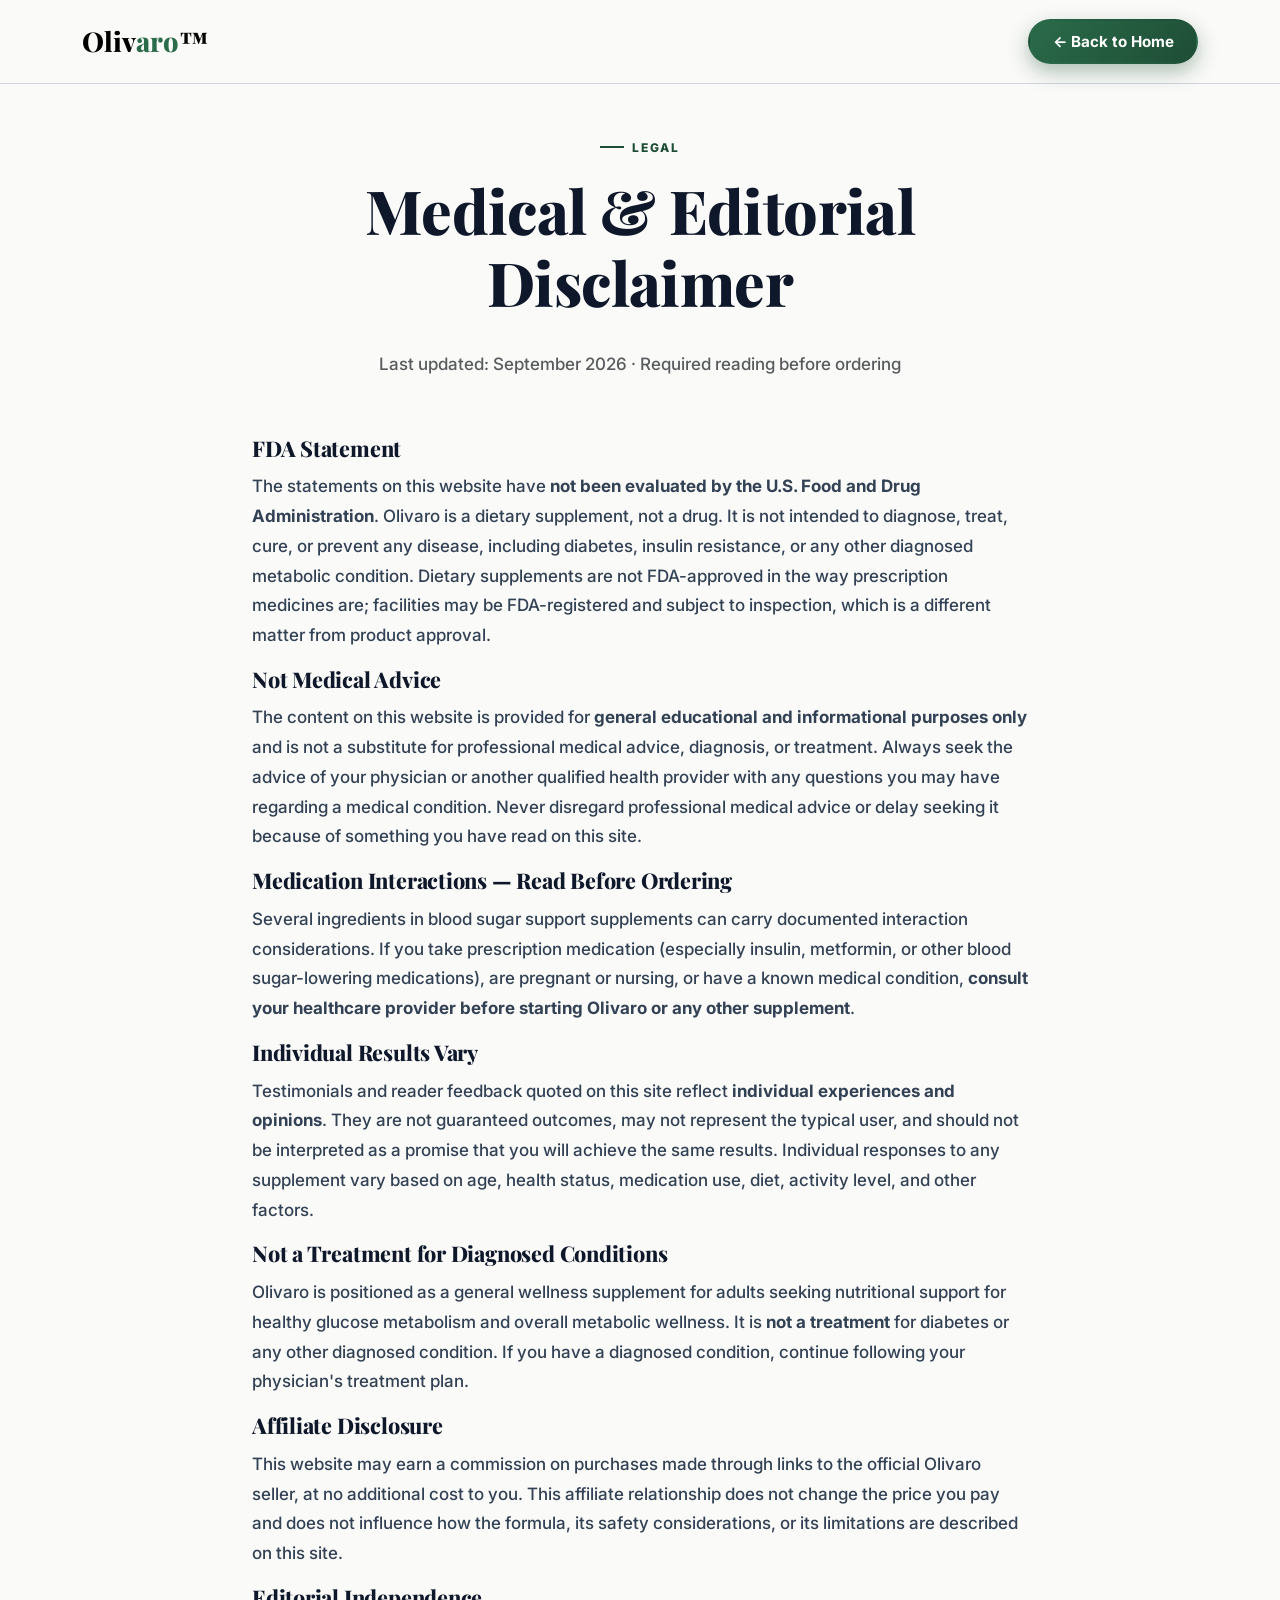
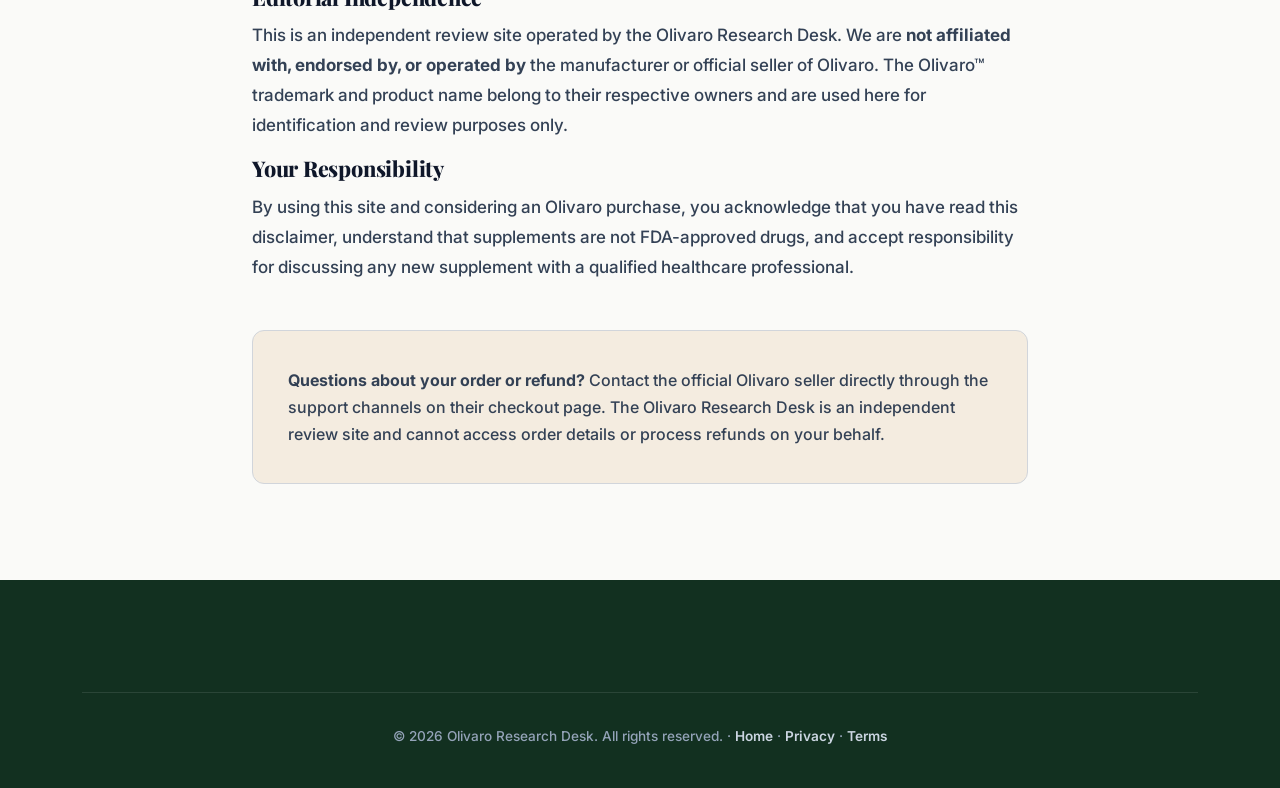
<file: disclaimer.html>
<!DOCTYPE html>
<html lang="en">
<head>
<meta charset="UTF-8">
<meta name="viewport" content="width=device-width, initial-scale=1.0">
<meta http-equiv="Content-Language" content="en">
<meta name="language" content="English">
<title>Disclaimer | Olivaro™</title>
<meta name="description" content="Important disclaimers for the independent Olivaro review: FDA status, medical advice, medication interactions, and affiliate disclosure.">
<meta name="robots" content="noindex, follow">
<link rel="canonical" href="https://us-olivaro.org/disclaimer.html">
<link rel="preconnect" href="https://fonts.googleapis.com">
<link rel="preconnect" href="https://fonts.gstatic.com" crossorigin>
<link href="https://fonts.googleapis.com/css2?family=Inter:wght@400;500;600;700&family=Playfair+Display:wght@600;700&display=swap" rel="stylesheet">
<link href="https://cdn.jsdelivr.net/npm/bootstrap@5.3.3/dist/css/bootstrap.min.css" rel="stylesheet">
<link rel="stylesheet" href="https://cdn.jsdelivr.net/npm/bootstrap-icons@1.11.3/font/bootstrap-icons.min.css">
<link rel="stylesheet" href="style.css">
</head>
<body>

<nav class="navbar navbar-expand-lg ol-nav fixed-top">
  <div class="container">
    <a class="navbar-brand" href="index.html">
      <span class="ol-logo">Oliv<em>aro</em>™</span>
    </a>
    <a href="index.html" class="ol-btn ol-btn--primary ol-btn--sm">← Back to Home</a>
  </div>
</nav>

<main class="ol-sec" style="padding-top: 8rem;">
  <div class="container" style="max-width: 800px;">
    <div class="ol-head ol-head--c">
      <span class="ol-eyebrow ol-eyebrow--c">Legal</span>
      <h1>Medical & Editorial Disclaimer</h1>
      <p class="text-muted">Last updated: September 2026 · Required reading before ordering</p>
    </div>

    <h3>FDA Statement</h3>
    <p>The statements on this website have <strong>not been evaluated by the U.S. Food and Drug Administration</strong>. Olivaro is a dietary supplement, not a drug. It is not intended to diagnose, treat, cure, or prevent any disease, including diabetes, insulin resistance, or any other diagnosed metabolic condition. Dietary supplements are not FDA-approved in the way prescription medicines are; facilities may be FDA-registered and subject to inspection, which is a different matter from product approval.</p>

    <h3>Not Medical Advice</h3>
    <p>The content on this website is provided for <strong>general educational and informational purposes only</strong> and is not a substitute for professional medical advice, diagnosis, or treatment. Always seek the advice of your physician or another qualified health provider with any questions you may have regarding a medical condition. Never disregard professional medical advice or delay seeking it because of something you have read on this site.</p>

    <h3>Medication Interactions — Read Before Ordering</h3>
    <p>Several ingredients in blood sugar support supplements can carry documented interaction considerations. If you take prescription medication (especially insulin, metformin, or other blood sugar-lowering medications), are pregnant or nursing, or have a known medical condition, <strong>consult your healthcare provider before starting Olivaro or any other supplement</strong>.</p>

    <h3>Individual Results Vary</h3>
    <p>Testimonials and reader feedback quoted on this site reflect <strong>individual experiences and opinions</strong>. They are not guaranteed outcomes, may not represent the typical user, and should not be interpreted as a promise that you will achieve the same results. Individual responses to any supplement vary based on age, health status, medication use, diet, activity level, and other factors.</p>

    <h3>Not a Treatment for Diagnosed Conditions</h3>
    <p>Olivaro is positioned as a general wellness supplement for adults seeking nutritional support for healthy glucose metabolism and overall metabolic wellness. It is <strong>not a treatment</strong> for diabetes or any other diagnosed condition. If you have a diagnosed condition, continue following your physician's treatment plan.</p>

    <h3>Affiliate Disclosure</h3>
    <p>This website may earn a commission on purchases made through links to the official Olivaro seller, at no additional cost to you. This affiliate relationship does not change the price you pay and does not influence how the formula, its safety considerations, or its limitations are described on this site.</p>

    <h3>Editorial Independence</h3>
    <p>This is an independent review site operated by the Olivaro Research Desk. We are <strong>not affiliated with, endorsed by, or operated by</strong> the manufacturer or official seller of Olivaro. The Olivaro™ trademark and product name belong to their respective owners and are used here for identification and review purposes only.</p>

    <h3>Your Responsibility</h3>
    <p>By using this site and considering an Olivaro purchase, you acknowledge that you have read this disclaimer, understand that supplements are not FDA-approved drugs, and accept responsibility for discussing any new supplement with a qualified healthcare professional.</p>

    <div class="ol-card mt-5" style="background: var(--ol-bg-alt); border-color: var(--ol-line);">
      <p class="mb-0"><strong>Questions about your order or refund?</strong> Contact the official Olivaro seller directly through the support channels on their checkout page. The Olivaro Research Desk is an independent review site and cannot access order details or process refunds on your behalf.</p>
    </div>
  </div>
</main>

<footer class="ol-foot">
  <div class="container">
    <div class="ol-legal" style="text-align: center; border-top: 1px solid rgba(255,255,255,0.1); padding-top: 2rem; margin-top: 2rem;">
      <p class="mb-0">© 2026 Olivaro Research Desk. All rights reserved. · <a href="index.html" style="color: var(--ol-deep-mut);">Home</a> · <a href="privacy-policy.html" style="color: var(--ol-deep-mut);">Privacy</a> · <a href="terms-conditions.html" style="color: var(--ol-deep-mut);">Terms</a></p>
    </div>
  </div>
</footer>

</body>
</html>
</file>
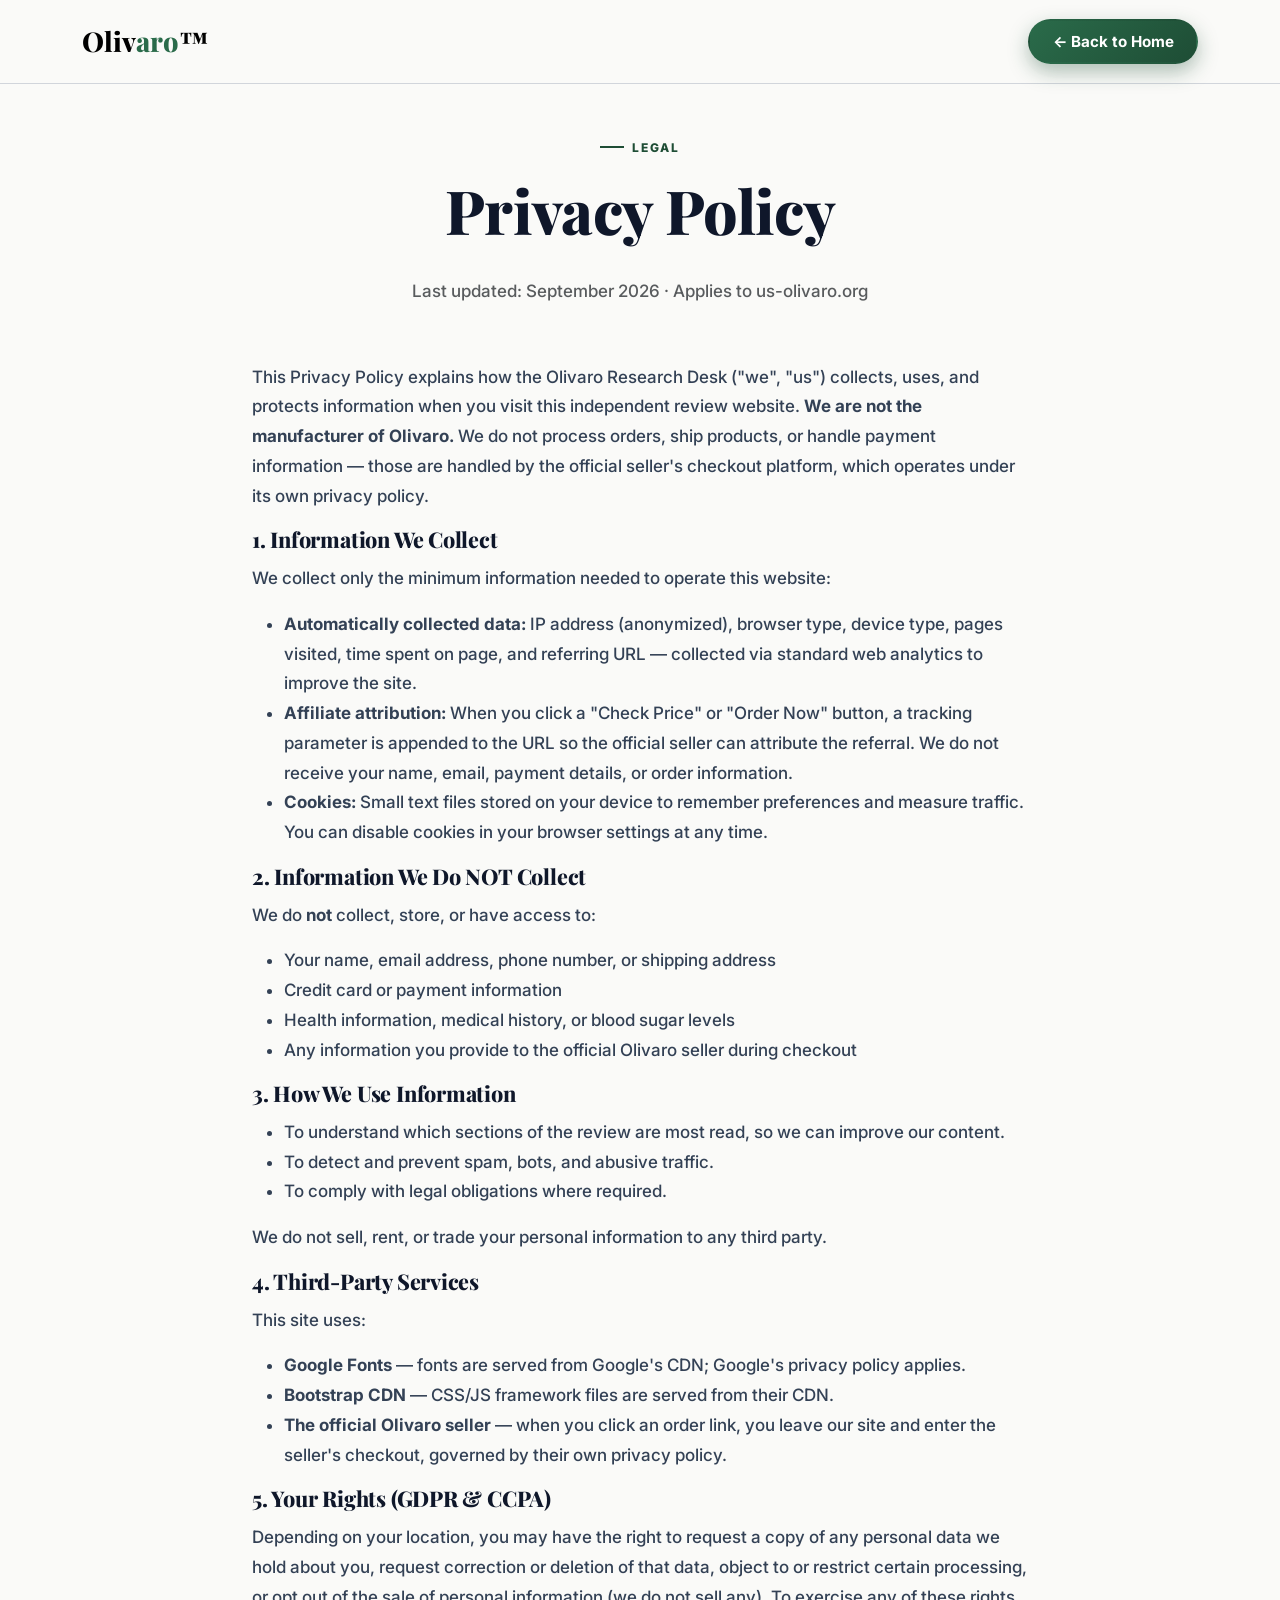
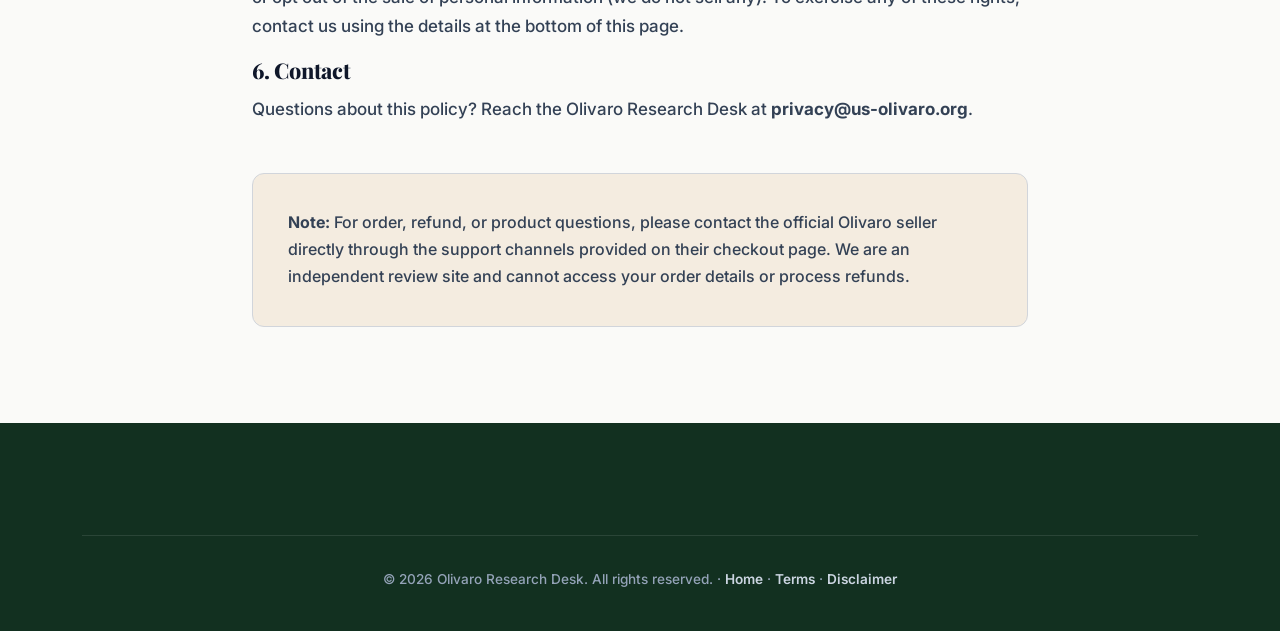
<file: privacy.html>
<!DOCTYPE html>
<html lang="en">
<head>
<meta charset="UTF-8">
<meta name="viewport" content="width=device-width, initial-scale=1.0">
<meta http-equiv="Content-Language" content="en">
<meta name="language" content="English">
<title>Privacy Policy | Olivaro™</title>
<meta name="description" content="Privacy policy for the independent Olivaro review website. Learn how we handle visitor data, cookies, and affiliate attribution.">
<meta name="robots" content="noindex, follow">
<link rel="canonical" href="https://us-olivaro.org/privacy-policy.html">
<link rel="preconnect" href="https://fonts.googleapis.com">
<link rel="preconnect" href="https://fonts.gstatic.com" crossorigin>
<link href="https://fonts.googleapis.com/css2?family=Inter:wght@400;500;600;700&family=Playfair+Display:wght@600;700&display=swap" rel="stylesheet">
<link href="https://cdn.jsdelivr.net/npm/bootstrap@5.3.3/dist/css/bootstrap.min.css" rel="stylesheet">
<link rel="stylesheet" href="https://cdn.jsdelivr.net/npm/bootstrap-icons@1.11.3/font/bootstrap-icons.min.css">
<link rel="stylesheet" href="style.css">
</head>
<body>

<nav class="navbar navbar-expand-lg ol-nav fixed-top">
  <div class="container">
    <a class="navbar-brand" href="index.html">
      <span class="ol-logo">Oliv<em>aro</em>™</span>
    </a>
    <a href="index.html" class="ol-btn ol-btn--primary ol-btn--sm">← Back to Home</a>
  </div>
</nav>

<main class="ol-sec" style="padding-top: 8rem;">
  <div class="container" style="max-width: 800px;">
    <div class="ol-head ol-head--c">
      <span class="ol-eyebrow ol-eyebrow--c">Legal</span>
      <h1>Privacy Policy</h1>
      <p class="text-muted">Last updated: September 2026 · Applies to us-olivaro.org</p>
    </div>

    <p>This Privacy Policy explains how the Olivaro Research Desk ("we", "us") collects, uses, and protects information when you visit this independent review website. <strong>We are not the manufacturer of Olivaro.</strong> We do not process orders, ship products, or handle payment information — those are handled by the official seller's checkout platform, which operates under its own privacy policy.</p>

    <h3>1. Information We Collect</h3>
    <p>We collect only the minimum information needed to operate this website:</p>
    <ul>
      <li><strong>Automatically collected data:</strong> IP address (anonymized), browser type, device type, pages visited, time spent on page, and referring URL — collected via standard web analytics to improve the site.</li>
      <li><strong>Affiliate attribution:</strong> When you click a "Check Price" or "Order Now" button, a tracking parameter is appended to the URL so the official seller can attribute the referral. We do not receive your name, email, payment details, or order information.</li>
      <li><strong>Cookies:</strong> Small text files stored on your device to remember preferences and measure traffic. You can disable cookies in your browser settings at any time.</li>
    </ul>

    <h3>2. Information We Do NOT Collect</h3>
    <p>We do <strong>not</strong> collect, store, or have access to:</p>
    <ul>
      <li>Your name, email address, phone number, or shipping address</li>
      <li>Credit card or payment information</li>
      <li>Health information, medical history, or blood sugar levels</li>
      <li>Any information you provide to the official Olivaro seller during checkout</li>
    </ul>

    <h3>3. How We Use Information</h3>
    <ul>
      <li>To understand which sections of the review are most read, so we can improve our content.</li>
      <li>To detect and prevent spam, bots, and abusive traffic.</li>
      <li>To comply with legal obligations where required.</li>
    </ul>
    <p>We do not sell, rent, or trade your personal information to any third party.</p>

    <h3>4. Third-Party Services</h3>
    <p>This site uses:</p>
    <ul>
      <li><strong>Google Fonts</strong> — fonts are served from Google's CDN; Google's privacy policy applies.</li>
      <li><strong>Bootstrap CDN</strong> — CSS/JS framework files are served from their CDN.</li>
      <li><strong>The official Olivaro seller</strong> — when you click an order link, you leave our site and enter the seller's checkout, governed by their own privacy policy.</li>
    </ul>

    <h3>5. Your Rights (GDPR & CCPA)</h3>
    <p>Depending on your location, you may have the right to request a copy of any personal data we hold about you, request correction or deletion of that data, object to or restrict certain processing, or opt out of the sale of personal information (we do not sell any). To exercise any of these rights, contact us using the details at the bottom of this page.</p>

    <h3>6. Contact</h3>
    <p>Questions about this policy? Reach the Olivaro Research Desk at <strong>privacy@us-olivaro.org</strong>.</p>

    <div class="ol-card mt-5" style="background: var(--ol-bg-alt); border-color: var(--ol-line);">
      <p class="mb-0"><strong>Note:</strong> For order, refund, or product questions, please contact the official Olivaro seller directly through the support channels provided on their checkout page. We are an independent review site and cannot access your order details or process refunds.</p>
    </div>
  </div>
</main>

<footer class="ol-foot">
  <div class="container">
    <div class="ol-legal" style="text-align: center; border-top: 1px solid rgba(255,255,255,0.1); padding-top: 2rem; margin-top: 2rem;">
      <p class="mb-0">© 2026 Olivaro Research Desk. All rights reserved. · <a href="index.html" style="color: var(--ol-deep-mut);">Home</a> · <a href="terms-conditions.html" style="color: var(--ol-deep-mut);">Terms</a> · <a href="disclaimer.html" style="color: var(--ol-deep-mut);">Disclaimer</a></p>
    </div>
  </div>
</footer>

</body>
</html>
</file>
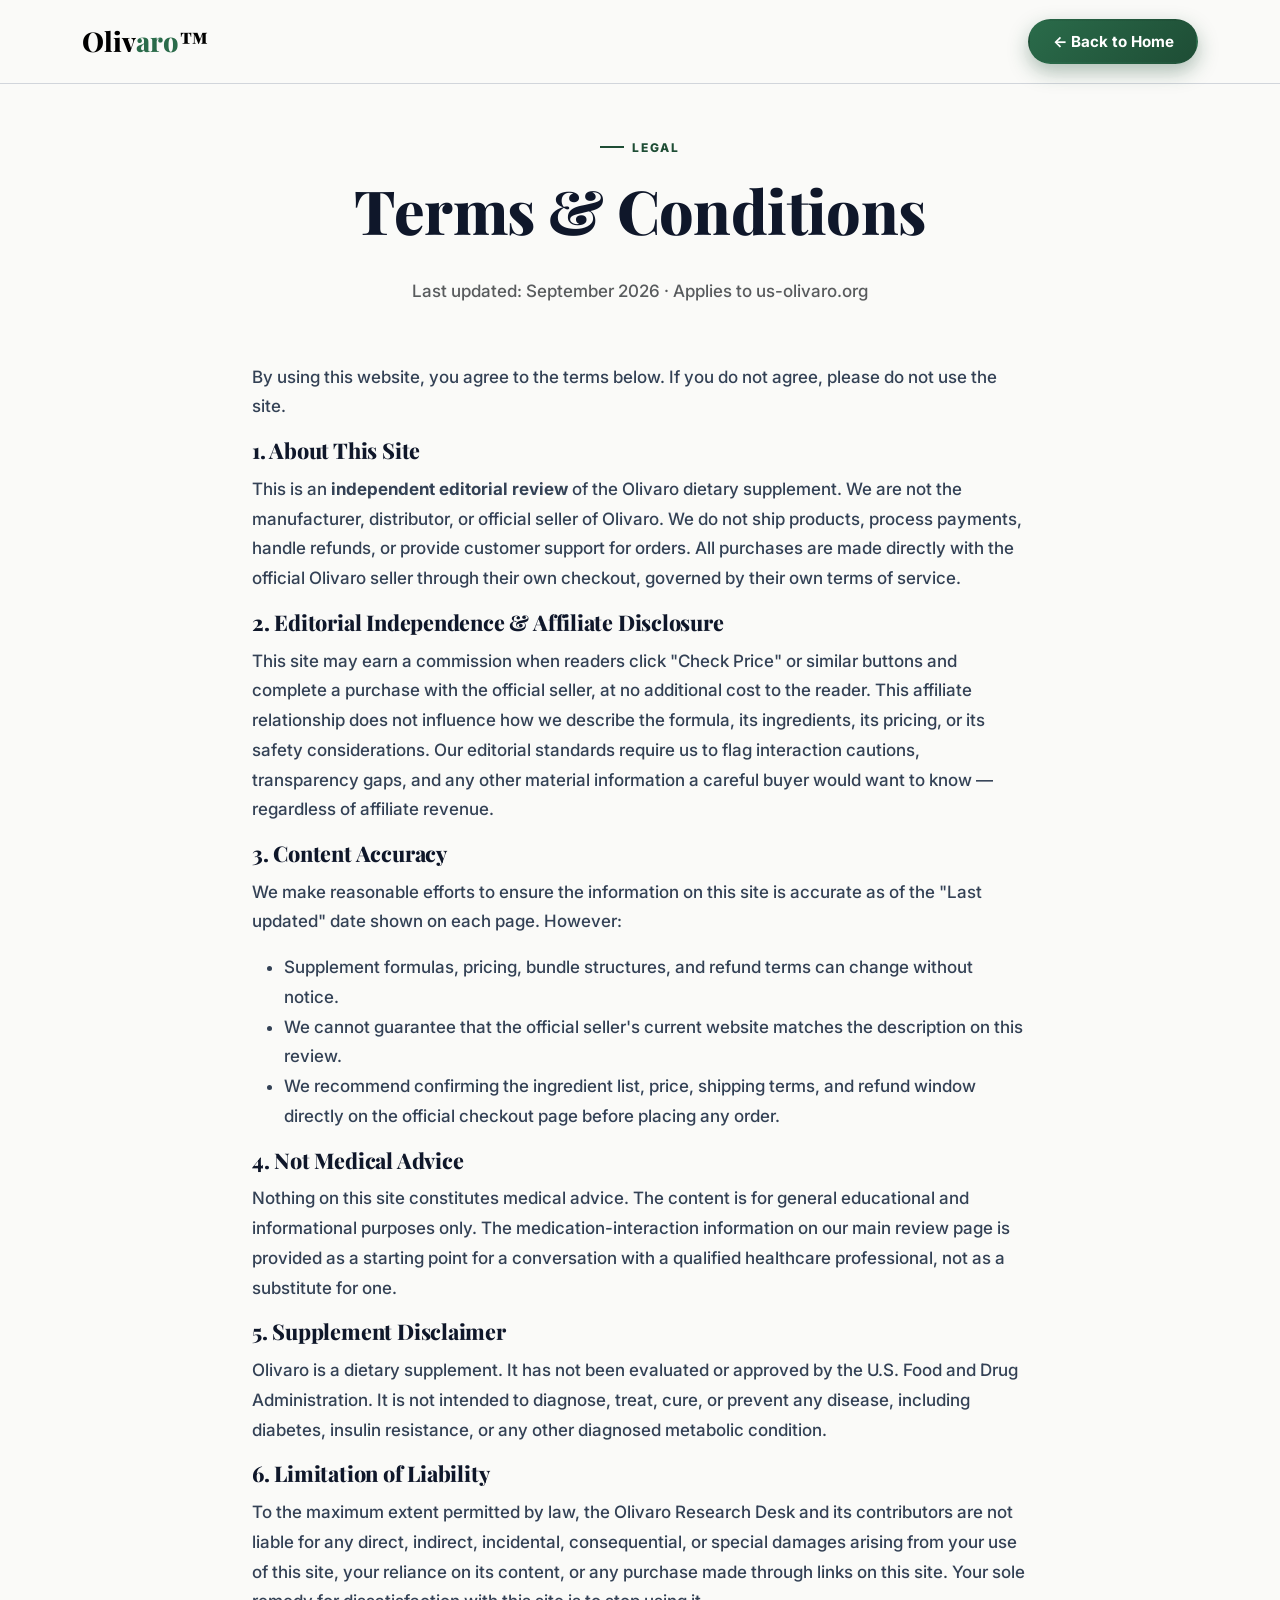
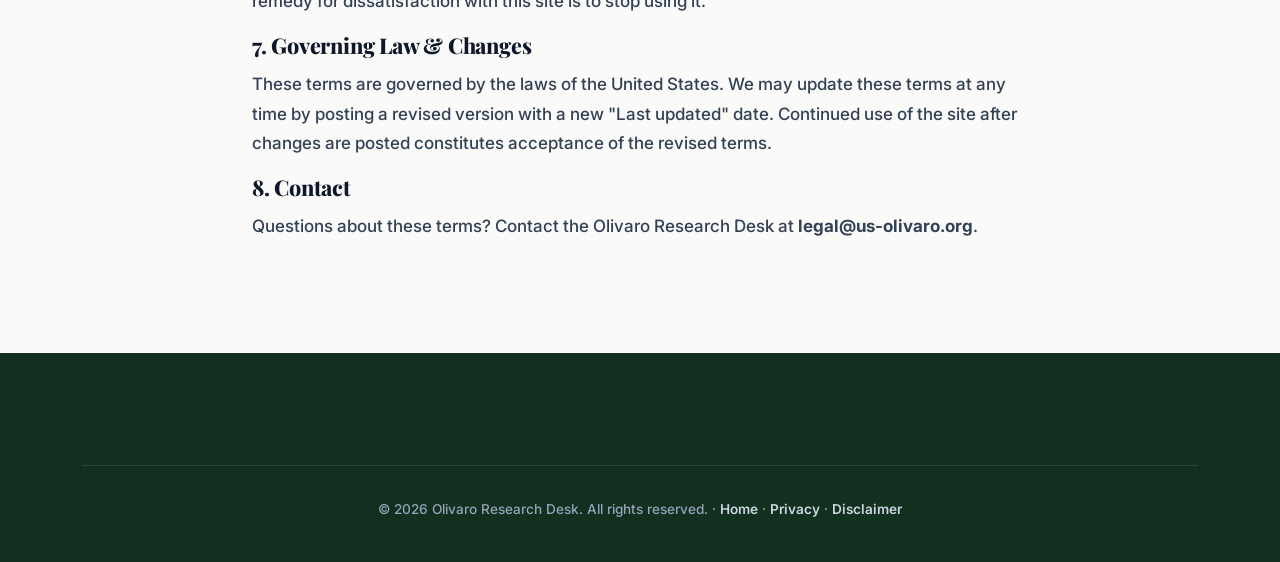
<file: terms.html>
<!DOCTYPE html>
<html lang="en">
<head>
<meta charset="UTF-8">
<meta name="viewport" content="width=device-width, initial-scale=1.0">
<meta http-equiv="Content-Language" content="en">
<meta name="language" content="English">
<title>Terms & Conditions | Olivaro™</title>
<meta name="description" content="Terms of use for the independent Olivaro review website. Covers affiliate rules, content accuracy, and official seller boundaries.">
<meta name="robots" content="noindex, follow">
<link rel="canonical" href="https://us-olivaro.org/terms-conditions.html">
<link rel="preconnect" href="https://fonts.googleapis.com">
<link rel="preconnect" href="https://fonts.gstatic.com" crossorigin>
<link href="https://fonts.googleapis.com/css2?family=Inter:wght@400;500;600;700&family=Playfair+Display:wght@600;700&display=swap" rel="stylesheet">
<link href="https://cdn.jsdelivr.net/npm/bootstrap@5.3.3/dist/css/bootstrap.min.css" rel="stylesheet">
<link rel="stylesheet" href="https://cdn.jsdelivr.net/npm/bootstrap-icons@1.11.3/font/bootstrap-icons.min.css">
<link rel="stylesheet" href="style.css">
</head>
<body>

<nav class="navbar navbar-expand-lg ol-nav fixed-top">
  <div class="container">
    <a class="navbar-brand" href="index.html">
      <span class="ol-logo">Oliv<em>aro</em>™</span>
    </a>
    <a href="index.html" class="ol-btn ol-btn--primary ol-btn--sm">← Back to Home</a>
  </div>
</nav>

<main class="ol-sec" style="padding-top: 8rem;">
  <div class="container" style="max-width: 800px;">
    <div class="ol-head ol-head--c">
      <span class="ol-eyebrow ol-eyebrow--c">Legal</span>
      <h1>Terms & Conditions</h1>
      <p class="text-muted">Last updated: September 2026 · Applies to us-olivaro.org</p>
    </div>

    <p>By using this website, you agree to the terms below. If you do not agree, please do not use the site.</p>

    <h3>1. About This Site</h3>
    <p>This is an <strong>independent editorial review</strong> of the Olivaro dietary supplement. We are not the manufacturer, distributor, or official seller of Olivaro. We do not ship products, process payments, handle refunds, or provide customer support for orders. All purchases are made directly with the official Olivaro seller through their own checkout, governed by their own terms of service.</p>

    <h3>2. Editorial Independence & Affiliate Disclosure</h3>
    <p>This site may earn a commission when readers click "Check Price" or similar buttons and complete a purchase with the official seller, at no additional cost to the reader. This affiliate relationship does not influence how we describe the formula, its ingredients, its pricing, or its safety considerations. Our editorial standards require us to flag interaction cautions, transparency gaps, and any other material information a careful buyer would want to know — regardless of affiliate revenue.</p>

    <h3>3. Content Accuracy</h3>
    <p>We make reasonable efforts to ensure the information on this site is accurate as of the "Last updated" date shown on each page. However:</p>
    <ul>
      <li>Supplement formulas, pricing, bundle structures, and refund terms can change without notice.</li>
      <li>We cannot guarantee that the official seller's current website matches the description on this review.</li>
      <li>We recommend confirming the ingredient list, price, shipping terms, and refund window directly on the official checkout page before placing any order.</li>
    </ul>

    <h3>4. Not Medical Advice</h3>
    <p>Nothing on this site constitutes medical advice. The content is for general educational and informational purposes only. The medication-interaction information on our main review page is provided as a starting point for a conversation with a qualified healthcare professional, not as a substitute for one.</p>

    <h3>5. Supplement Disclaimer</h3>
    <p>Olivaro is a dietary supplement. It has not been evaluated or approved by the U.S. Food and Drug Administration. It is not intended to diagnose, treat, cure, or prevent any disease, including diabetes, insulin resistance, or any other diagnosed metabolic condition.</p>

    <h3>6. Limitation of Liability</h3>
    <p>To the maximum extent permitted by law, the Olivaro Research Desk and its contributors are not liable for any direct, indirect, incidental, consequential, or special damages arising from your use of this site, your reliance on its content, or any purchase made through links on this site. Your sole remedy for dissatisfaction with this site is to stop using it.</p>

    <h3>7. Governing Law & Changes</h3>
    <p>These terms are governed by the laws of the United States. We may update these terms at any time by posting a revised version with a new "Last updated" date. Continued use of the site after changes are posted constitutes acceptance of the revised terms.</p>

    <h3>8. Contact</h3>
    <p>Questions about these terms? Contact the Olivaro Research Desk at <strong>legal@us-olivaro.org</strong>.</p>
  </div>
</main>

<footer class="ol-foot">
  <div class="container">
    <div class="ol-legal" style="text-align: center; border-top: 1px solid rgba(255,255,255,0.1); padding-top: 2rem; margin-top: 2rem;">
      <p class="mb-0">© 2026 Olivaro Research Desk. All rights reserved. · <a href="index.html" style="color: var(--ol-deep-mut);">Home</a> · <a href="privacy-policy.html" style="color: var(--ol-deep-mut);">Privacy</a> · <a href="disclaimer.html" style="color: var(--ol-deep-mut);">Disclaimer</a></p>
    </div>
  </div>
</footer>

</body>
</html>
</file>
<file: style.css>
/* ============================================================
Olivaro — "Metabolic Wellness" Editorial Theme
Palette: Deep Green #1E4D35 | Warm Cream #F4ECE0 | Clean White #FFFFFF
Type: Inter (body) + Playfair Display (display/headings)
============================================================ */
:root{
  --ol-primary: #1E4D35;
  --ol-primary-lt: #2A6B4A;
  --ol-primary-dd: #123020;
  --ol-cream: #F4ECE0;
  --ol-cream-dark: #E8DFD0;
  --ol-bg: #FAFAF8;
  --ol-bg-alt: #F4ECE0;
  --ol-card: #FFFFFF;
  --ol-line: #D1D5DB;
  --ol-line-soft: #E5E7EB;
  --ol-card-line: rgba(30, 77, 53, 0.12);
  
  /* DARKER TEXT COLORS FOR BETTER CONTRAST */
  --ol-text: #0F172A;    /* Very dark slate for headings */
  --ol-body: #334155;    /* Darker gray for body text */
  --ol-muted: #475569;   /* Darker muted text */
  --ol-deep-text: #F9FAFB;
  --ol-deep-mut: #CBD5E1;
  
  --ol-yes: #059669;
  --ol-no: #DC2626;
  --ol-grad: linear-gradient(135deg, #2A6B4A 0%, #1E4D35 100%);
  --ol-grad-d: linear-gradient(150deg, #123020 0%, #1E4D35 100%);
  --ol-display: 'Playfair Display', Georgia, serif;
  --ol-body-f: 'Inter', system-ui, sans-serif;
  --ol-r: 12px;
  --ol-r-sm: 8px;
  --ol-sh: 0 4px 6px -1px rgba(30, 77, 53, 0.06), 0 2px 4px -1px rgba(30, 77, 53, 0.04);
  --ol-sh-lg: 0 10px 15px -3px rgba(30, 77, 53, 0.10), 0 4px 6px -2px rgba(30, 77, 53, 0.06);
}

*, *::before, *::after { box-sizing: border-box; }
html { scroll-behavior: smooth; scroll-padding-top: 80px; }
body {
  margin: 0;
  background: var(--ol-bg);
  color: var(--ol-body);
  font-family: var(--ol-body-f);
  font-size: 17px;
  line-height: 1.75;
  font-weight: 500; /* INCREASED FROM 400 */
  -webkit-font-smoothing: antialiased;
}
img { max-width: 100%; height: auto; display: block; }
a { color: var(--ol-primary); text-decoration: none; transition: color 0.2s; font-weight: 600; /* INCREASED */ }
a:hover { color: var(--ol-primary-dd); }
h1, h2, h3, h4 { font-family: var(--ol-display); color: var(--ol-text); line-height: 1.2; margin: 0 0 0.5em; font-weight: 800; /* INCREASED */ letter-spacing: -0.01em; }
h1 { font-size: clamp(2.4rem, 5vw, 3.8rem); }
h2 { font-size: clamp(1.9rem, 4vw, 2.8rem); }
h3 { font-size: 1.35rem; }
h4 { font-size: 1.15rem; }
.ol-skip { position: absolute; left: -9999px; top: 0; background: var(--ol-primary); color: #fff; padding: 0.8rem 1.2rem; z-index: 2000; border-radius: 0 0 8px 0; font-weight: 800; }
.ol-skip:focus { left: 0; }

/* ── Buttons ─────────────────────────────────────────────── */
.ol-btn {
  display: inline-flex; align-items: center; justify-content: center; gap: 0.5rem;
  font-family: var(--ol-body-f); font-weight: 700; /* INCREASED */ font-size: 1.05rem;
  padding: 1rem 2.2rem; border-radius: 999px; border: 2px solid transparent;
  cursor: pointer; text-align: center; line-height: 1.25; transition: all 0.25s ease;
}
.ol-btn:hover { transform: translateY(-2px); text-decoration: none; }
.ol-btn--primary { 
  background: var(--ol-grad); 
  color: #fff; 
  box-shadow: 0 8px 20px rgba(30, 77, 53, 0.35); 
}
.ol-btn--primary:hover { 
  background: linear-gradient(135deg, #35855C 0%, #2A6B4A 100%); 
  color: #fff; 
  box-shadow: 0 12px 28px rgba(30, 77, 53, 0.45); 
}
.ol-btn--ghost { background: transparent; color: var(--ol-primary); border-color: var(--ol-primary); font-weight: 700; }
.ol-btn--ghost:hover { background: var(--ol-primary); color: #fff; }
.ol-sec--deep .ol-btn--ghost { color: #fff; border-color: rgba(255,255,255,0.4); }
.ol-sec--deep .ol-btn--ghost:hover { background: rgba(255,255,255,0.15); }
.ol-btn--lg { padding: 1.2rem 2.6rem; font-size: 1.1rem; font-weight: 700; }
.ol-btn--sm { padding: 0.7rem 1.4rem; font-size: 0.95rem; font-weight: 700; }
.ol-btn--full { width: 100%; }

/* ── Navbar ──────────────────────────────────────────────── */
.ol-nav { 
  background: rgba(250, 250, 248, 0.96); 
  backdrop-filter: blur(12px); 
  border-bottom: 1px solid var(--ol-line); 
  padding: 0.8rem 0; 
}
.ol-logo { font-family: var(--ol-display); font-size: 1.7rem; font-weight: 800; color: "#00001B"; }
.ol-logo em { font-style: normal; color: var(--ol-primary-lt); font-weight: 800; }
.ol-nav .nav-link { font-weight: 600; /* INCREASED */ font-size: 0.95rem; color: var(--ol-body); padding: 0.5rem 0.8rem; border-radius: 8px; }
.ol-nav .nav-link:hover { color: var(--ol-primary); background: var(--ol-cream); }
.ol-nav .nav-link.active { color: var(--ol-primary); font-weight: 700; }
@media (max-width: 991.98px) {
  .ol-nav .navbar-collapse { background: var(--ol-bg); border: 1px solid var(--ol-line); border-radius: var(--ol-r); margin-top: 0.5rem; padding: 1rem; }
  .ol-nav .nav-link { padding: 0.8rem; font-size: 1rem; }
  .ol-nav .ol-btn { margin-top: 0.5rem; width: 100%; }
}

/* ── Layout & Sections ───────────────────────────────────── */
.ol-sec { padding: 6rem 0; position: relative; }
.ol-sec--alt { background: var(--ol-bg-alt); position: relative; }
.ol-sec--alt::before { 
  content: ""; position: absolute; inset: 0; pointer-events: none; opacity: 0.6; 
  background-image: radial-gradient(circle, rgba(30, 77, 53, 0.05) 1px, transparent 1px); 
  background-size: 24px 24px; 
}
.ol-sec--alt > .container { position: relative; z-index: 1; }
.ol-sec--deep { background: var(--ol-grad-d); color: var(--ol-deep-mut); }
.ol-sec--deep h1, .ol-sec--deep h2, .ol-sec--deep h3 { color: #fff; }
.ol-head { max-width: 65ch; margin: 0 auto 3.5rem; }
.ol-head--c { text-align: center; }
.ol-eyebrow { 
  display: inline-flex; align-items: center; gap: 0.5rem; 
  font-family: var(--ol-body-f); font-size: 0.75rem; font-weight: 800; /* INCREASED */
  letter-spacing: 0.15em; text-transform: uppercase; color: var(--ol-primary); 
  margin-bottom: 1rem; 
}
.ol-eyebrow::before { content: ""; width: 24px; height: 2px; background: var(--ol-primary); }
.ol-eyebrow--c { justify-content: center; }
.ol-lede { font-size: 1.15rem; color: var(--ol-body); font-weight: 500; /* INCREASED */ line-height: 1.8; }
.ol-sec--deep .ol-lede { color: var(--ol-deep-mut); font-weight: 500; }

/* ── Hero ────────────────────────────────────────────────── */
.ol-hero { 
  padding: 8rem 0 5rem; 
  background: linear-gradient(180deg, var(--ol-cream) 0%, var(--ol-bg) 100%); 
}
.ol-pill { 
  display: inline-flex; align-items: center; gap: 0.4rem; 
  background: #fff; border: 1px solid var(--ol-line); color: var(--ol-primary); 
  font-family: var(--ol-body-f); font-weight: 700; /* INCREASED */ font-size: 0.75rem; 
  padding: 0.5rem 1rem; border-radius: 999px; letter-spacing: 0.05em;
}
.ol-answer { 
  background: #fff; border: 1px solid var(--ol-line); border-left: 4px solid var(--ol-primary); 
  border-radius: 0 var(--ol-r-sm) var(--ol-r-sm) 0; padding: 1.5rem 1.8rem; 
  margin: 2rem 0; box-shadow: var(--ol-sh); 
}
.ol-answer__tag { 
  display: block; font-family: var(--ol-body-f); font-size: 0.7rem; font-weight: 800; 
  letter-spacing: 0.1em; text-transform: uppercase; color: var(--ol-primary); margin-bottom: 0.6rem; 
}
.ol-answer p { margin: 0; font-size: 1.05rem; color: var(--ol-text); line-height: 1.7; font-weight: 600; /* INCREASED */ }
.ol-answer p + p { margin-top: 0.8rem; }
.ol-hero__cta { display: flex; flex-wrap: wrap; gap: 1rem; margin: 2rem 0; }
.ol-cta-micro { display: flex; flex-wrap: wrap; gap: 0.5rem 1.5rem; font-size: 0.85rem; font-weight: 600; /* INCREASED */ color: var(--ol-muted); margin-bottom: 1rem; }
.ol-cta-micro i { color: var(--ol-primary); margin-right: 4px; }
.ol-sec--deep .ol-cta-micro { color: var(--ol-deep-mut); }
.ol-sec--deep .ol-cta-micro i { color: var(--ol-primary-lt); }
.ol-cta-price { font-size: 1.05rem; color: var(--ol-body); margin: 0; font-weight: 600; /* INCREASED */ }
.ol-cta-price strong { color: var(--ol-primary); font-weight: 800; /* INCREASED */ }
.ol-sec--deep .ol-cta-price { color: var(--ol-deep-mut); }
.ol-sec--deep .ol-cta-price strong { color: #fff; }
.ol-hero__img { filter: drop-shadow(0 30px 60px rgba(30, 77, 53, 0.18)); }
.ol-hero-badges { display: flex; justify-content: center; gap: 2rem; margin-top: 2rem; font-size: 0.85rem; font-weight: 700; /* INCREASED */ color: var(--ol-muted); }
.ol-hero-badges i { color: var(--ol-primary); margin-right: 4px; font-size: 1.1rem; }
.ol-ribbon { 
  background: var(--ol-primary); color: #fff; text-align: center; 
  padding: 1rem 1.5rem; font-family: var(--ol-body-f); font-size: 0.75rem; 
  font-weight: 700; /* INCREASED */ letter-spacing: 0.15em; text-transform: uppercase; 
  line-height: 1.6; margin-top: 3.5rem; border-radius: var(--ol-r); 
  box-shadow: var(--ol-sh-lg);
}
.ol-ribbon b { color: var(--ol-cream); font-weight: 800; }
@media (max-width: 768px) { 
  .ol-hero__cta { flex-direction: column; } 
  .ol-hero__cta .ol-btn { width: 100%; } 
}

/* ── Badges & Trust ──────────────────────────────────────── */
.ol-badge-img { 
  max-width: 102px; max-height: 102px; width: auto; height: auto; 
  margin: 0 auto; display: block; filter: drop-shadow(0 4px 8px rgba(30, 77, 53, 0.10)); 
  transition: transform 0.3s ease; 
}
.ol-badge-img:hover { transform: translateY(-4px) scale(1.05); }
@media (max-width: 768px) { .ol-badge-img { max-width: 56px; max-height: 56px; } }

/* ── Cards ───────────────────────────────────────────────── */
.ol-card { 
  background: var(--ol-card); border: 1px solid var(--ol-line); 
  border-radius: var(--ol-r); padding: 2.2rem; height: 100%; 
  transition: transform 0.3s ease, box-shadow 0.3s ease, border-color 0.3s ease; 
}
.ol-card:hover { transform: translateY(-6px); box-shadow: var(--ol-sh-lg); border-color: var(--ol-primary-lt); }
.ol-card h3 { font-size: 1.25rem; margin-bottom: 0.8rem; font-weight: 700; /* INCREASED */ }
.ol-card p { font-size: 1rem; margin: 0; color: var(--ol-body); font-weight: 500; /* INCREASED */ line-height: 1.7; }
.ol-card__n { 
  display: inline-flex; align-items: center; justify-content: center; 
  width: 44px; height: 44px; border-radius: 12px; 
  background: var(--ol-cream); color: var(--ol-primary); 
  font-family: var(--ol-body-f); font-weight: 800; /* INCREASED */ font-size: 1rem; margin-bottom: 1.2rem; 
}
.ol-card__icon {
  width: 56px; height: 56px; border-radius: 14px; background: var(--ol-cream); color: var(--ol-primary);
  display: flex; align-items: center; justify-content: center; font-size: 1.6rem; margin-bottom: 1.2rem;
  transition: transform 0.3s ease, background 0.3s ease;
}
.ol-card:hover .ol-card__icon { transform: scale(1.1) rotate(-5deg); background: var(--ol-primary); color: #fff; }
.ol-icon-accent { color: var(--ol-primary); }
.ol-card--highlight { background: #fff; border-top: 4px solid var(--ol-primary); }
.ol-trust-chips { display: flex; flex-wrap: wrap; gap: 0.6rem; }
.ol-chip { background: var(--ol-cream); border: 1px solid var(--ol-line); border-radius: 999px; padding: 0.4rem 1rem; font-size: 0.82rem; font-weight: 700; /* INCREASED */ color: var(--ol-primary); }
.ol-section-img { max-width: 100%; height: auto; }

/* ── Ingredients ─────────────────────────────────────────── */
.ol-layer { 
  display: inline-block; font-family: var(--ol-body-f); font-size: 0.65rem; 
  font-weight: 800; /* INCREASED */ letter-spacing: 0.1em; text-transform: uppercase; 
  padding: 0.4rem 0.8rem; border-radius: 999px; margin-bottom: 1rem; 
}
.ol-layer--primary { background: #ECFDF5; color: #047857; border: 1px solid rgba(4, 120, 87, 0.25); }
.ol-layer--secondary { background: #FFF7ED; color: #C2410C; border: 1px solid rgba(194, 65, 12, 0.25); }
.ol-layer--tertiary { background: #F0FDF4; color: #166534; border: 1px solid rgba(22, 101, 52, 0.25); }
.ol-layer--quaternary { background: #EFF6FF; color: #1D4ED8; border: 1px solid rgba(29, 78, 216, 0.25); }

/* ── Tables ──────────────────────────────────────────────── */
.ol-tablewrap { overflow-x: auto; border: 1px solid var(--ol-line); border-radius: var(--ol-r); background: #fff; }
.ol-table { width: 100%; border-collapse: collapse; min-width: 600px; font-size: 1rem; }
.ol-table th, .ol-table td { padding: 1.2rem 1.4rem; text-align: left; border-bottom: 1px solid var(--ol-line-soft); font-weight: 500; /* INCREASED */ }
.ol-table th { background: var(--ol-primary); font-weight: 700; /* INCREASED */ color: #fff; font-size: 0.85rem; letter-spacing: 0.05em; text-transform: uppercase; font-family: var(--ol-body-f); }
.ol-table tr:last-child td { border-bottom: none; }
.ol-table tr:hover { background: var(--ol-cream); }
.ol-yes { color: var(--ol-yes); font-weight: 700; /* INCREASED */ }
.ol-no { color: var(--ol-no); font-weight: 700; /* INCREASED */ }

/* ── Pricing & Guarantee ─────────────────────────────────── */
.ol-pack { 
  background: var(--ol-card); border: 1px solid var(--ol-line); 
  border-radius: var(--ol-r); padding: 2.5rem 1.8rem; height: 100%; 
  display: flex; flex-direction: column; position: relative; 
  transition: transform 0.3s ease, box-shadow 0.3s ease; 
}
.ol-pack:hover { transform: translateY(-6px); box-shadow: var(--ol-sh-lg); }
.ol-pack--best { border: 2px solid var(--ol-primary); box-shadow: var(--ol-sh-lg); }
.ol-pack__tag { 
  position: absolute; top: -14px; left: 50%; transform: translateX(-50%); 
  font-family: var(--ol-body-f); font-size: 0.7rem; font-weight: 800; /* INCREASED */
  letter-spacing: 0.1em; text-transform: uppercase; padding: 0.5rem 1.2rem; 
  border-radius: 999px; white-space: nowrap; background: var(--ol-cream); 
  color: var(--ol-primary); border: 1px solid var(--ol-line); 
}
.ol-pack--best .ol-pack__tag { background: var(--ol-grad); color: #fff; border-color: transparent; font-weight: 800; }
.ol-pack h3 { text-align: center; margin: 0.5rem 0 0.2rem; font-size: 1.5rem; font-weight: 800; /* INCREASED */ }
.ol-pack__sub { text-align: center; font-family: var(--ol-body-f); font-size: 0.75rem; color: var(--ol-muted); text-transform: uppercase; letter-spacing: 0.1em; margin-bottom: 1.2rem; font-weight: 600; /* INCREASED */ }
.ol-pack__price { text-align: center; }
.ol-pack__price b { font-family: var(--ol-display); font-size: 3.4rem; color: var(--ol-primary); line-height: 1; display: block; font-weight: 800; /* INCREASED */ }
.ol-pack__price span { font-family: var(--ol-body-f); font-size: 0.8rem; color: var(--ol-muted); display: block; margin-top: 0.4rem; font-weight: 600; /* INCREASED */ }
.ol-pack__tot { text-align: center; font-family: var(--ol-body-f); font-size: 0.9rem; color: var(--ol-primary); font-weight: 700; /* INCREASED */ margin: 0.6rem 0 1.2rem; }
.ol-pack ul { list-style: none; padding: 0; margin: 0 0 1.5rem; font-size: 0.95rem; color: var(--ol-body); }
.ol-pack li { padding: 0.6rem 0 0.6rem 1.8rem; position: relative; border-bottom: 1px solid var(--ol-line-soft); font-weight: 500; /* INCREASED */ }
.ol-pack li:last-child { border-bottom: none; }
.ol-pack li::before { content: "✓"; position: absolute; left: 0; color: var(--ol-yes); font-weight: 800; /* INCREASED */ font-size: 1.1rem; }
.ol-pack .ol-btn { margin-top: auto; }
.ol-guar { 
  display: grid; grid-template-columns: auto 1fr; gap: 2.5rem; align-items: center; 
  background: var(--ol-card); border: 1px solid var(--ol-line); 
  border-radius: var(--ol-r); padding: 2.5rem; box-shadow: var(--ol-sh); 
}
.ol-seal { 
  width: 130px; height: 130px; border-radius: 50%; 
  background: var(--ol-grad); color: #fff; 
  display: flex; flex-direction: column; align-items: center; justify-content: center; 
  text-align: center; flex-shrink: 0; box-shadow: 0 16px 34px rgba(30, 77, 53, 0.30);
}
.ol-seal b { font-family: var(--ol-display); font-size: 2.4rem; line-height: 1; font-weight: 800; /* INCREASED */ }
.ol-seal span { font-family: var(--ol-body-f); font-size: 0.65rem; font-weight: 800; /* INCREASED */ letter-spacing: 0.1em; text-transform: uppercase; margin-top: 0.2rem; }
.ol-guar h3 { margin-bottom: 0.6rem; font-size: 1.6rem; font-weight: 800; /* INCREASED */ }
.ol-guar p { margin: 0; color: var(--ol-body); font-size: 1.05rem; line-height: 1.7; font-weight: 500; /* INCREASED */ }
@media (max-width: 768px) { .ol-guar { grid-template-columns: 1fr; text-align: center; justify-items: center; } }

/* ── Reviews ─────────────────────────────────────────────── */
.ol-rev { 
  background: var(--ol-card); border: 1px solid var(--ol-line); 
  border-radius: var(--ol-r); padding: 2rem; display: flex; flex-direction: column; 
}
.ol-rev__st { color: #D97706; /* Darker gold */ letter-spacing: 0.1em; font-size: 0.9rem; margin-bottom: 1rem; font-weight: 700; /* INCREASED */ }
.ol-rev p { font-size: 1.05rem; flex: 1; color: var(--ol-text); font-weight: 500; /* INCREASED */ line-height: 1.75; margin-bottom: 1.5rem; font-style: italic; }
.ol-rev__by { display: flex; align-items: center; gap: 1rem; padding-top: 1.2rem; border-top: 1px solid var(--ol-line-soft); }
.ol-avatar-img { width: 56px; height: 56px; border-radius: 50%; object-fit: cover; flex-shrink: 0; border: 2px solid var(--ol-line); }
.ol-rev__info { display: flex; flex-direction: column; gap: 0.15rem; }
.ol-rev__info b { display: block; font-size: 1.05rem; color: var(--ol-text); font-weight: 700; /* INCREASED */ font-family: var(--ol-display); }
.ol-rev__info span { font-size: 0.85rem; color: var(--ol-muted); font-weight: 600; /* INCREASED */ }

/* ── FAQ ─────────────────────────────────────────────────── */
.ol-acc .accordion-item { background: var(--ol-card); border: 1px solid var(--ol-line); border-radius: var(--ol-r) !important; margin-bottom: 1rem; overflow: hidden; }
.ol-acc .accordion-button { background: transparent; color: var(--ol-text); font-family: var(--ol-display); font-weight: 700; /* INCREASED */ font-size: 1.15rem; padding: 1.4rem 1.8rem; box-shadow: none; }
.ol-acc .accordion-button:not(.collapsed) { background: var(--ol-cream); color: var(--ol-primary); box-shadow: none; font-weight: 800; /* INCREASED */ }
.ol-acc .accordion-button:focus { box-shadow: none; border-color: var(--ol-primary-lt); }
.ol-acc .accordion-button::after { 
  background-image: url("data:image/svg+xml,%3csvg xmlns='http://www.w3.org/2000/svg' viewBox='0 0 16 16' fill='%231E4D35'%3e%3cpath fill-rule='evenodd' d='M1.646 4.646a.5.5 0 0 1 .708 0L8 10.293l5.646-5.647a.5.5 0 0 1 .708.708l-6 6a.5.5 0 0 1-.708 0l-6-6a.5.5 0 0 1 0-.708z'/%3e%3c/svg%3e"); 
}
.ol-acc .accordion-body { color: var(--ol-body); padding: 0 1.8rem 1.5rem; font-size: 1.05rem; line-height: 1.75; font-weight: 500; /* INCREASED */ }

/* ── Final CTA & Footer ──────────────────────────────────── */
.ol-final-cta { padding: 6rem 0; }
.ol-final__img { filter: drop-shadow(0 30px 60px rgba(0,0,0,0.35)); }
.ol-foot { background: var(--ol-primary-dd); color: var(--ol-deep-mut); padding: 5rem 0 2.5rem; font-size: 0.95rem; }
.ol-logo-footer { font-family: var(--ol-display); font-size: 1.6rem; font-weight: 800; /* INCREASED */ color: #fff; margin-bottom: 1rem; }
.ol-logo-footer em { font-style: normal; color: var(--ol-primary-lt); font-weight: 800; }
.ol-foot h4 { color: #fff; font-size: 0.8rem; letter-spacing: 0.15em; text-transform: uppercase; margin-bottom: 1.2rem; font-family: var(--ol-body-f); font-weight: 700; /* INCREASED */ }
.ol-foot ul { list-style: none; padding: 0; margin: 0; }
.ol-foot li { margin-bottom: 0.75rem; font-weight: 500; /* INCREASED */ }
.ol-foot a { color: var(--ol-deep-mut); font-weight: 600; /* INCREASED */ }
.ol-foot a:hover { color: #fff; }
.ol-foot__blurb { max-width: 35ch; line-height: 1.7; font-weight: 500; /* INCREASED */ }
.ol-legal { border-top: 1px solid rgba(255,255,255,0.12); margin-top: 3rem; padding-top: 2rem; font-size: 0.85rem; line-height: 1.7; color: #94A3B8; font-weight: 500; /* INCREASED */ }
.ol-legal strong { color: #CBD5E1; font-weight: 700; /* INCREASED */ }
.ol-legal p { margin-bottom: 1rem; }
.ol-foot hr { border: none; border-top: 1px solid rgba(255,255,255,0.12); margin: 2rem 0; }

/* ── Sticky Bar ──────────────────────────────────────────── */
.ol-bar {
  position: fixed; left: 0; right: 0; bottom: 0; z-index: 1030; display: none;
  background: rgba(18, 48, 32, 0.98); backdrop-filter: blur(12px);
  border-top: 1px solid rgba(255,255,255,0.12);
  padding: 0.8rem 1.2rem calc(0.8rem + env(safe-area-inset-bottom));
  align-items: center; gap: 1rem;
}
.ol-bar div { flex: 1; min-width: 0; }
.ol-bar b { display: block; color: #fff; font-size: 0.95rem; white-space: nowrap; overflow: hidden; text-overflow: ellipsis; font-weight: 700; /* INCREASED */ }
.ol-bar span { font-size: 0.8rem; color: var(--ol-deep-mut); white-space: nowrap; font-weight: 600; /* INCREASED */ }
@media (max-width: 768px) { .ol-bar { display: flex; } body { padding-bottom: 75px; } }
.ol-bar.on { display: flex; }

/* ── Force Image Centering ───────────────────────────────── */
img { display: block !important; margin-left: auto !important; margin-right: auto !important; }
.ol-hero .col-lg-6.text-center, .ol-pack, .ol-final-cta .col-lg-5 { 
  text-align: center !important; display: flex !important; 
  flex-direction: column !important; align-items: center !important; justify-content: center !important; 
}
</file>
